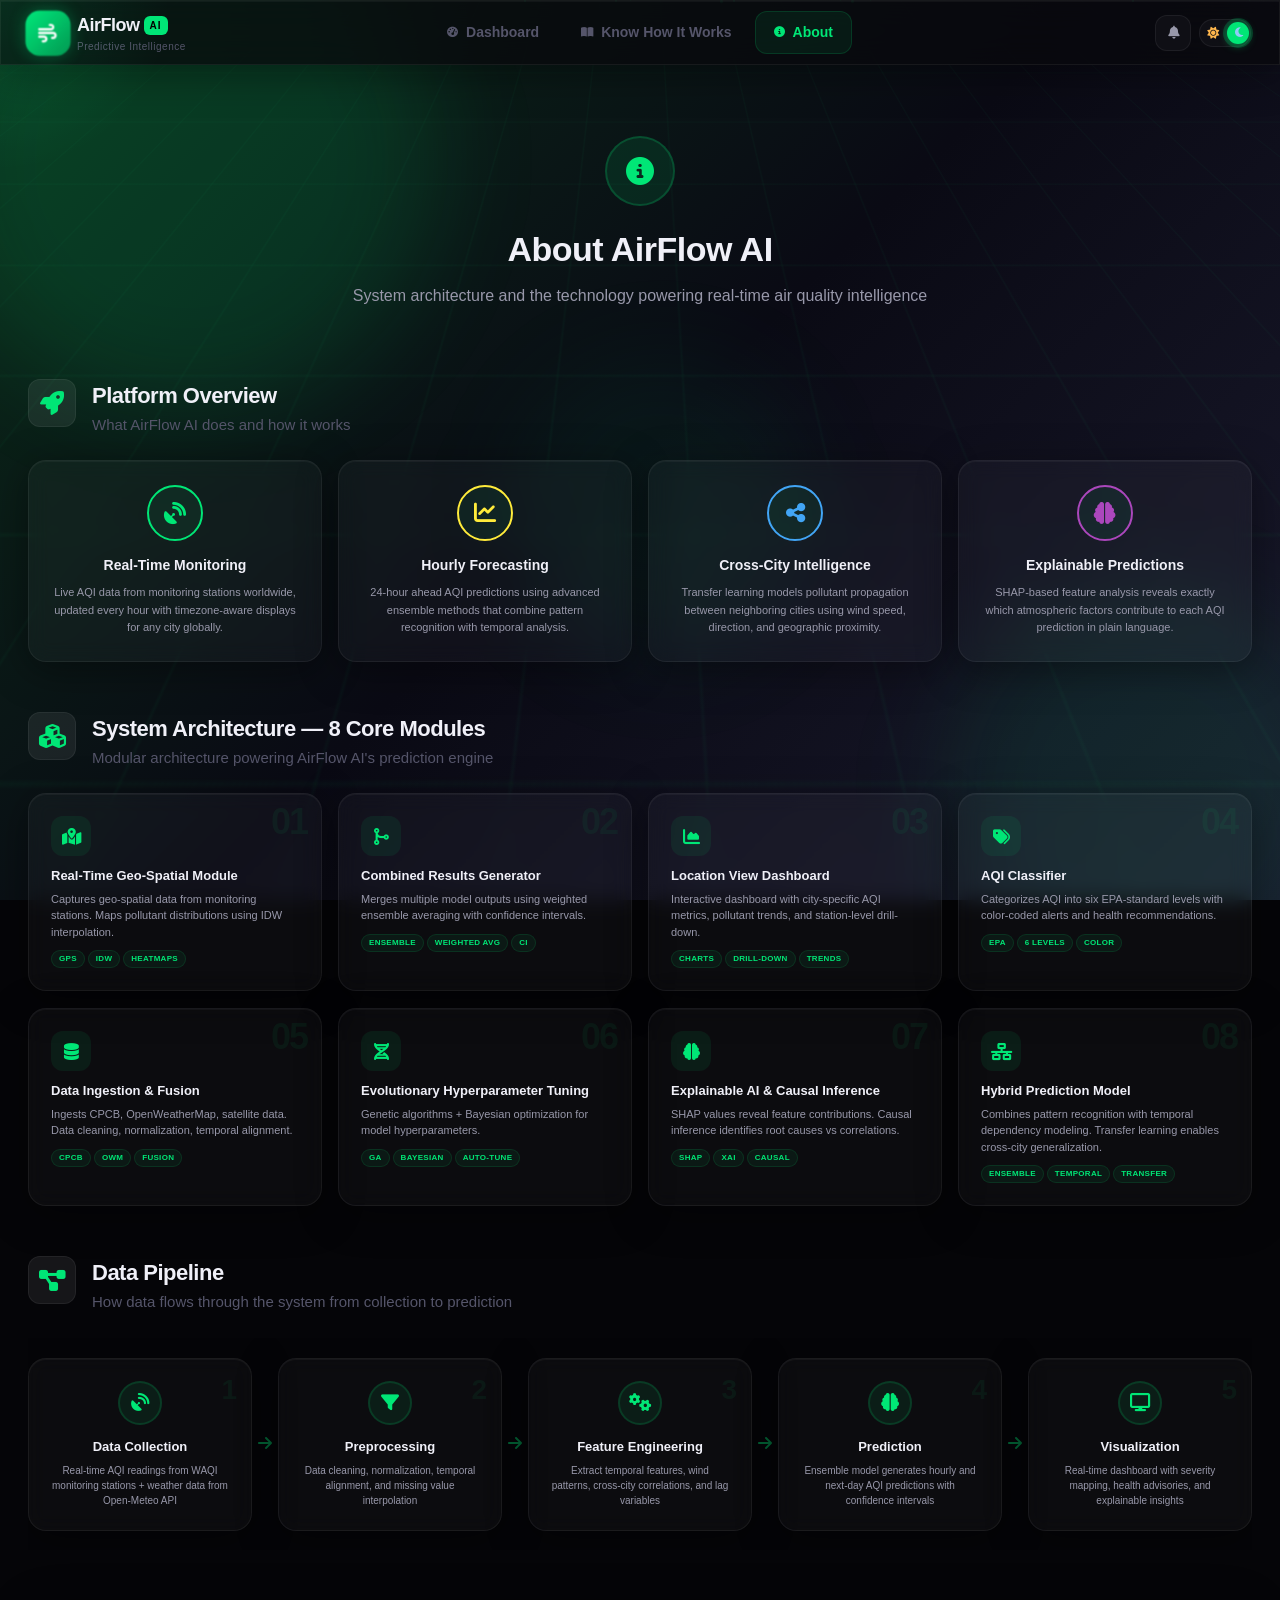
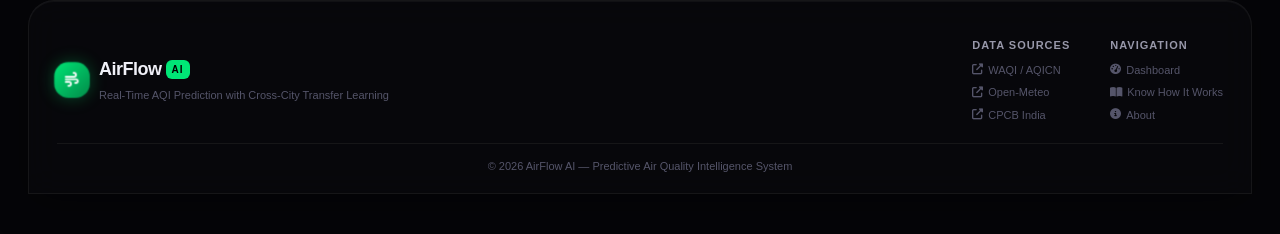
<file: about.html>
<!DOCTYPE html>
<html lang="en" data-theme="dark">
<head>
    <meta charset="UTF-8">
    <meta name="viewport" content="width=device-width, initial-scale=1.0">
    <title>About — AirFlow AI</title>
    <meta name="description" content="Learn about AirFlow AI's system architecture, the 8 core modules powering real-time AQI prediction, and the technology stack behind cross-city transfer learning.">
    <link rel="preconnect" href="https://fonts.googleapis.com">
    <link rel="preconnect" href="https://fonts.gstatic.com" crossorigin>
    <link href="https://fonts.googleapis.com/css2?family=Inter:wght@300;400;500;600;700;800;900&family=JetBrains+Mono:wght@400;500&display=swap" rel="stylesheet">
    <link rel="stylesheet" href="https://cdnjs.cloudflare.com/ajax/libs/font-awesome/6.5.1/css/all.min.css">
    <link rel="stylesheet" href="styles.css?v=19">
    <script>
        const savedTheme = localStorage.getItem('airflowTheme') || 'dark';
        document.documentElement.setAttribute('data-theme', savedTheme);
    </script>
</head>
<body>
    <div class="mouse-glow" id="mouseGlow"></div>
    <!-- 3D Animated Background -->
    <div class="bg-scene" id="bgScene">
        <div class="bg-gradient-layer" id="bgGradientLayer"></div>
        <div class="bg-orb orb-1"></div>
        <div class="bg-orb orb-2"></div>
        <div class="bg-orb orb-3"></div>
        <div class="bg-grid"></div>
        <div class="bg-particles" id="bgParticles"></div>
    </div>

    <!-- Navigation Bar -->
    <nav class="navbar glass-heavy" id="navbar">
        <div class="nav-left">
            <div class="nav-brand">
                <a href="index.html" class="brand-link">
                    <div class="brand-logo">
                        <div class="logo-cube">
                            <div class="cube-face front"><i class="fas fa-wind"></i></div>
                            <div class="cube-face back"><i class="fas fa-leaf"></i></div>
                            <div class="cube-face top"><i class="fas fa-cloud"></i></div>
                            <div class="cube-face bottom"><i class="fas fa-smog"></i></div>
                            <div class="cube-face left"><i class="fas fa-lungs"></i></div>
                            <div class="cube-face right"><i class="fas fa-shield-heart"></i></div>
                        </div>
                    </div>
                    <div class="brand-text">
                        <span class="brand-name">AirFlow<span class="ai-badge">AI</span></span>
                        <span class="brand-sub">Predictive Intelligence</span>
                    </div>
                </a>
            </div>
        </div>
        <div class="nav-center">
            <div class="nav-links" id="navLinks">
                <a href="index.html" class="nav-link"><i class="fas fa-gauge-high"></i> Dashboard</a>
                <a href="know-how.html" class="nav-link"><i class="fas fa-book-open"></i> Know How It Works</a>
                <a href="about.html" class="nav-link active"><i class="fas fa-info-circle"></i> About</a>
            </div>
        </div>
        <button class="hamburger-btn" id="hamburgerBtn" aria-label="Toggle menu"><i class="fas fa-bars"></i></button>
        <div class="nav-right">
            <div class="nav-actions">
                <button class="nav-btn notif-bell-btn" id="notifBell" title="AQI Notifications" aria-label="Toggle AQI notifications">
                    <i class="fas fa-bell"></i>
                    <span class="notif-badge" id="notifBadge" style="display:none;"></span>
                </button>
                <div class="theme-toggle" id="themeToggle" title="Toggle Dark/Light Mode">
                    <div class="toggle-track">
                        <i class="fas fa-sun toggle-sun"></i>
                        <i class="fas fa-moon toggle-moon"></i>
                        <div class="toggle-thumb">
                            <div class="thumb-glow"></div>
                        </div>
                    </div>
                </div>
            </div>
        </div>
    </nav>

    <!-- Main Content -->
    <main class="main-content">
        <!-- Page Hero -->
        <section class="page-hero">
            <div class="page-hero-inner">
                <div class="page-hero-icon"><i class="fas fa-info-circle"></i></div>
                <h1>About AirFlow AI</h1>
                <p>System architecture and the technology powering real-time air quality intelligence</p>
            </div>
        </section>

        <!-- Overview Section -->
        <section class="section-block visible" id="overviewSection">
            <div class="section-head">
                <div class="head-icon"><i class="fas fa-rocket"></i></div>
                <div>
                    <h2>Platform Overview</h2>
                    <p>What AirFlow AI does and how it works</p>
                </div>
            </div>
            <div class="overview-grid">
                <div class="overview-card glass-card hover-3d">
                    <div class="ov-icon" style="--ov-c:#00e676;"><i class="fas fa-satellite-dish"></i></div>
                    <h4>Real-Time Monitoring</h4>
                    <p>Live AQI data from monitoring stations worldwide, updated every hour with timezone-aware displays for any city globally.</p>
                </div>
                <div class="overview-card glass-card hover-3d">
                    <div class="ov-icon" style="--ov-c:#ffeb3b;"><i class="fas fa-chart-line"></i></div>
                    <h4>Hourly Forecasting</h4>
                    <p>24-hour ahead AQI predictions using advanced ensemble methods that combine pattern recognition with temporal analysis.</p>
                </div>
                <div class="overview-card glass-card hover-3d">
                    <div class="ov-icon" style="--ov-c:#42a5f5;"><i class="fas fa-share-nodes"></i></div>
                    <h4>Cross-City Intelligence</h4>
                    <p>Transfer learning models pollutant propagation between neighboring cities using wind speed, direction, and geographic proximity.</p>
                </div>
                <div class="overview-card glass-card hover-3d">
                    <div class="ov-icon" style="--ov-c:#ab47bc;"><i class="fas fa-brain"></i></div>
                    <h4>Explainable Predictions</h4>
                    <p>SHAP-based feature analysis reveals exactly which atmospheric factors contribute to each AQI prediction in plain language.</p>
                </div>
            </div>
        </section>

        <!-- System Architecture Section -->
        <section class="section-block visible" id="modulesSection">
            <div class="section-head">
                <div class="head-icon"><i class="fas fa-cubes"></i></div>
                <div>
                    <h2>System Architecture — 8 Core Modules</h2>
                    <p>Modular architecture powering AirFlow AI's prediction engine</p>
                </div>
            </div>
            <div class="modules-grid">
                <div class="mod-card glass-card hover-3d"><div class="mod-num">01</div><div class="mod-icon"><i class="fas fa-map-location-dot"></i></div><h4>Real-Time Geo-Spatial Module</h4><p>Captures geo-spatial data from monitoring stations. Maps pollutant distributions using IDW interpolation.</p><div class="mod-tags"><span>GPS</span><span>IDW</span><span>Heatmaps</span></div></div>
                <div class="mod-card glass-card hover-3d"><div class="mod-num">02</div><div class="mod-icon"><i class="fas fa-code-merge"></i></div><h4>Combined Results Generator</h4><p>Merges multiple model outputs using weighted ensemble averaging with confidence intervals.</p><div class="mod-tags"><span>Ensemble</span><span>Weighted Avg</span><span>CI</span></div></div>
                <div class="mod-card glass-card hover-3d"><div class="mod-num">03</div><div class="mod-icon"><i class="fas fa-chart-area"></i></div><h4>Location View Dashboard</h4><p>Interactive dashboard with city-specific AQI metrics, pollutant trends, and station-level drill-down.</p><div class="mod-tags"><span>Charts</span><span>Drill-down</span><span>Trends</span></div></div>
                <div class="mod-card glass-card hover-3d"><div class="mod-num">04</div><div class="mod-icon"><i class="fas fa-tags"></i></div><h4>AQI Classifier</h4><p>Categorizes AQI into six EPA-standard levels with color-coded alerts and health recommendations.</p><div class="mod-tags"><span>EPA</span><span>6 Levels</span><span>Color</span></div></div>
                <div class="mod-card glass-card hover-3d"><div class="mod-num">05</div><div class="mod-icon"><i class="fas fa-database"></i></div><h4>Data Ingestion & Fusion</h4><p>Ingests CPCB, OpenWeatherMap, satellite data. Data cleaning, normalization, temporal alignment.</p><div class="mod-tags"><span>CPCB</span><span>OWM</span><span>Fusion</span></div></div>
                <div class="mod-card glass-card hover-3d"><div class="mod-num">06</div><div class="mod-icon"><i class="fas fa-dna"></i></div><h4>Evolutionary Hyperparameter Tuning</h4><p>Genetic algorithms + Bayesian optimization for model hyperparameters.</p><div class="mod-tags"><span>GA</span><span>Bayesian</span><span>Auto-Tune</span></div></div>
                <div class="mod-card glass-card hover-3d"><div class="mod-num">07</div><div class="mod-icon"><i class="fas fa-brain"></i></div><h4>Explainable AI & Causal Inference</h4><p>SHAP values reveal feature contributions. Causal inference identifies root causes vs correlations.</p><div class="mod-tags"><span>SHAP</span><span>XAI</span><span>Causal</span></div></div>
                <div class="mod-card glass-card hover-3d"><div class="mod-num">08</div><div class="mod-icon"><i class="fas fa-network-wired"></i></div><h4>Hybrid Prediction Model</h4><p>Combines pattern recognition with temporal dependency modeling. Transfer learning enables cross-city generalization.</p><div class="mod-tags"><span>Ensemble</span><span>Temporal</span><span>Transfer</span></div></div>
            </div>
        </section>

        <!-- Data Flow Section -->
        <section class="section-block visible" id="dataflowSection">
            <div class="section-head">
                <div class="head-icon"><i class="fas fa-diagram-project"></i></div>
                <div>
                    <h2>Data Pipeline</h2>
                    <p>How data flows through the system from collection to prediction</p>
                </div>
            </div>
            <div class="dataflow-pipeline">
                <div class="pipeline-step glass-card hover-3d">
                    <div class="ps-num">1</div>
                    <div class="ps-icon"><i class="fas fa-satellite-dish"></i></div>
                    <h4>Data Collection</h4>
                    <p>Real-time AQI readings from WAQI monitoring stations + weather data from Open-Meteo API</p>
                </div>
                <div class="pipeline-arrow"><i class="fas fa-arrow-right"></i></div>
                <div class="pipeline-step glass-card hover-3d">
                    <div class="ps-num">2</div>
                    <div class="ps-icon"><i class="fas fa-filter"></i></div>
                    <h4>Preprocessing</h4>
                    <p>Data cleaning, normalization, temporal alignment, and missing value interpolation</p>
                </div>
                <div class="pipeline-arrow"><i class="fas fa-arrow-right"></i></div>
                <div class="pipeline-step glass-card hover-3d">
                    <div class="ps-num">3</div>
                    <div class="ps-icon"><i class="fas fa-cogs"></i></div>
                    <h4>Feature Engineering</h4>
                    <p>Extract temporal features, wind patterns, cross-city correlations, and lag variables</p>
                </div>
                <div class="pipeline-arrow"><i class="fas fa-arrow-right"></i></div>
                <div class="pipeline-step glass-card hover-3d">
                    <div class="ps-num">4</div>
                    <div class="ps-icon"><i class="fas fa-brain"></i></div>
                    <h4>Prediction</h4>
                    <p>Ensemble model generates hourly and next-day AQI predictions with confidence intervals</p>
                </div>
                <div class="pipeline-arrow"><i class="fas fa-arrow-right"></i></div>
                <div class="pipeline-step glass-card hover-3d">
                    <div class="ps-num">5</div>
                    <div class="ps-icon"><i class="fas fa-display"></i></div>
                    <h4>Visualization</h4>
                    <p>Real-time dashboard with severity mapping, health advisories, and explainable insights</p>
                </div>
            </div>
        </section>

        <!-- Footer -->
        <footer class="footer glass-heavy">
            <div class="footer-inner">
                <div class="footer-brand">
                    <div class="brand-logo small"><div class="logo-cube small"><div class="cube-face front"><i class="fas fa-wind"></i></div></div></div>
                    <div><span class="brand-name">AirFlow<span class="ai-badge">AI</span></span><p>Real-Time AQI Prediction with Cross-City Transfer Learning</p></div>
                </div>
                <div class="footer-cols">
                    <div class="f-col"><h5>Data Sources</h5><a href="https://aqicn.org" target="_blank"><i class="fas fa-external-link-alt"></i> WAQI / AQICN</a><a href="https://open-meteo.com" target="_blank"><i class="fas fa-external-link-alt"></i> Open-Meteo</a><a href="https://cpcb.nic.in" target="_blank"><i class="fas fa-external-link-alt"></i> CPCB India</a></div>
                    <div class="f-col"><h5>Navigation</h5><a href="index.html"><i class="fas fa-gauge-high"></i> Dashboard</a><a href="know-how.html"><i class="fas fa-book-open"></i> Know How It Works</a><a href="about.html"><i class="fas fa-info-circle"></i> About</a></div>
                </div>
            </div>
            <div class="footer-bottom"><p>© 2026 AirFlow AI — Predictive Air Quality Intelligence System</p></div>
        </footer>
    </main>

    <script src="about.js"></script>
</body>
</html>
</file>
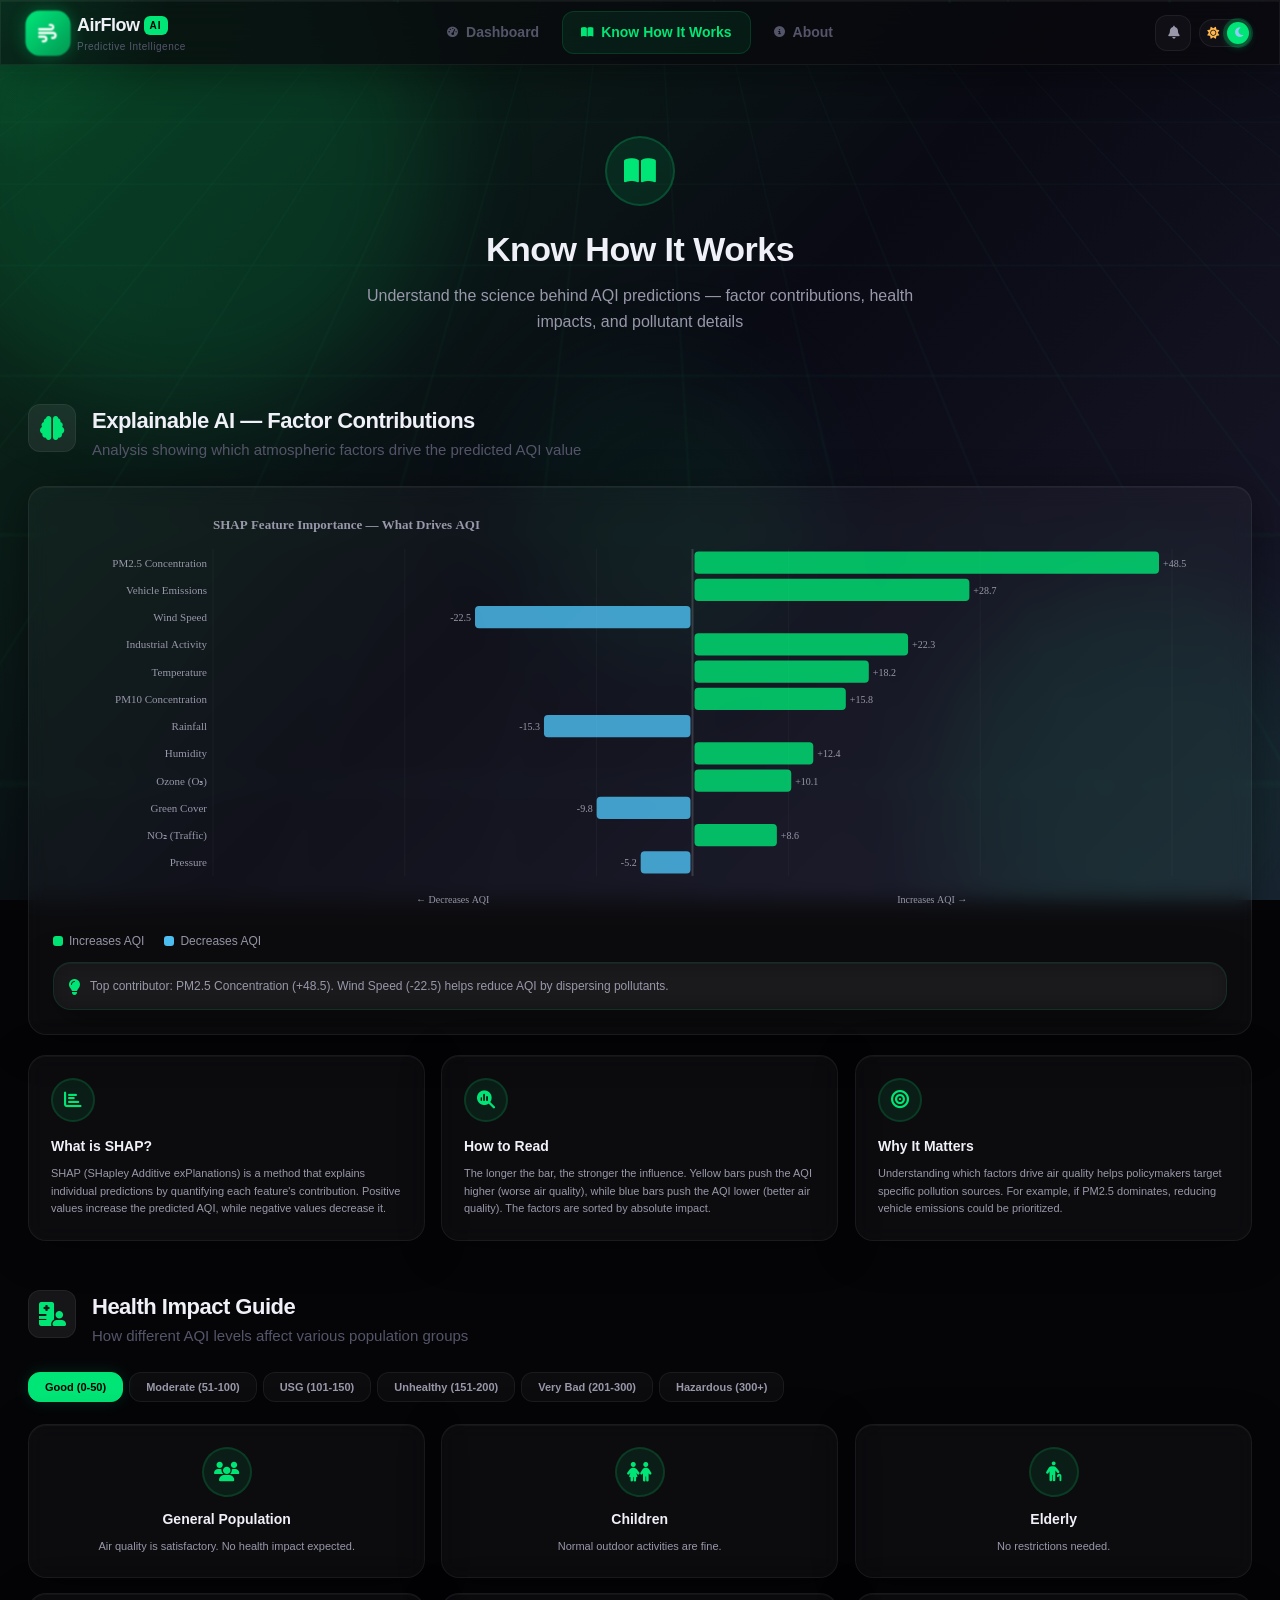
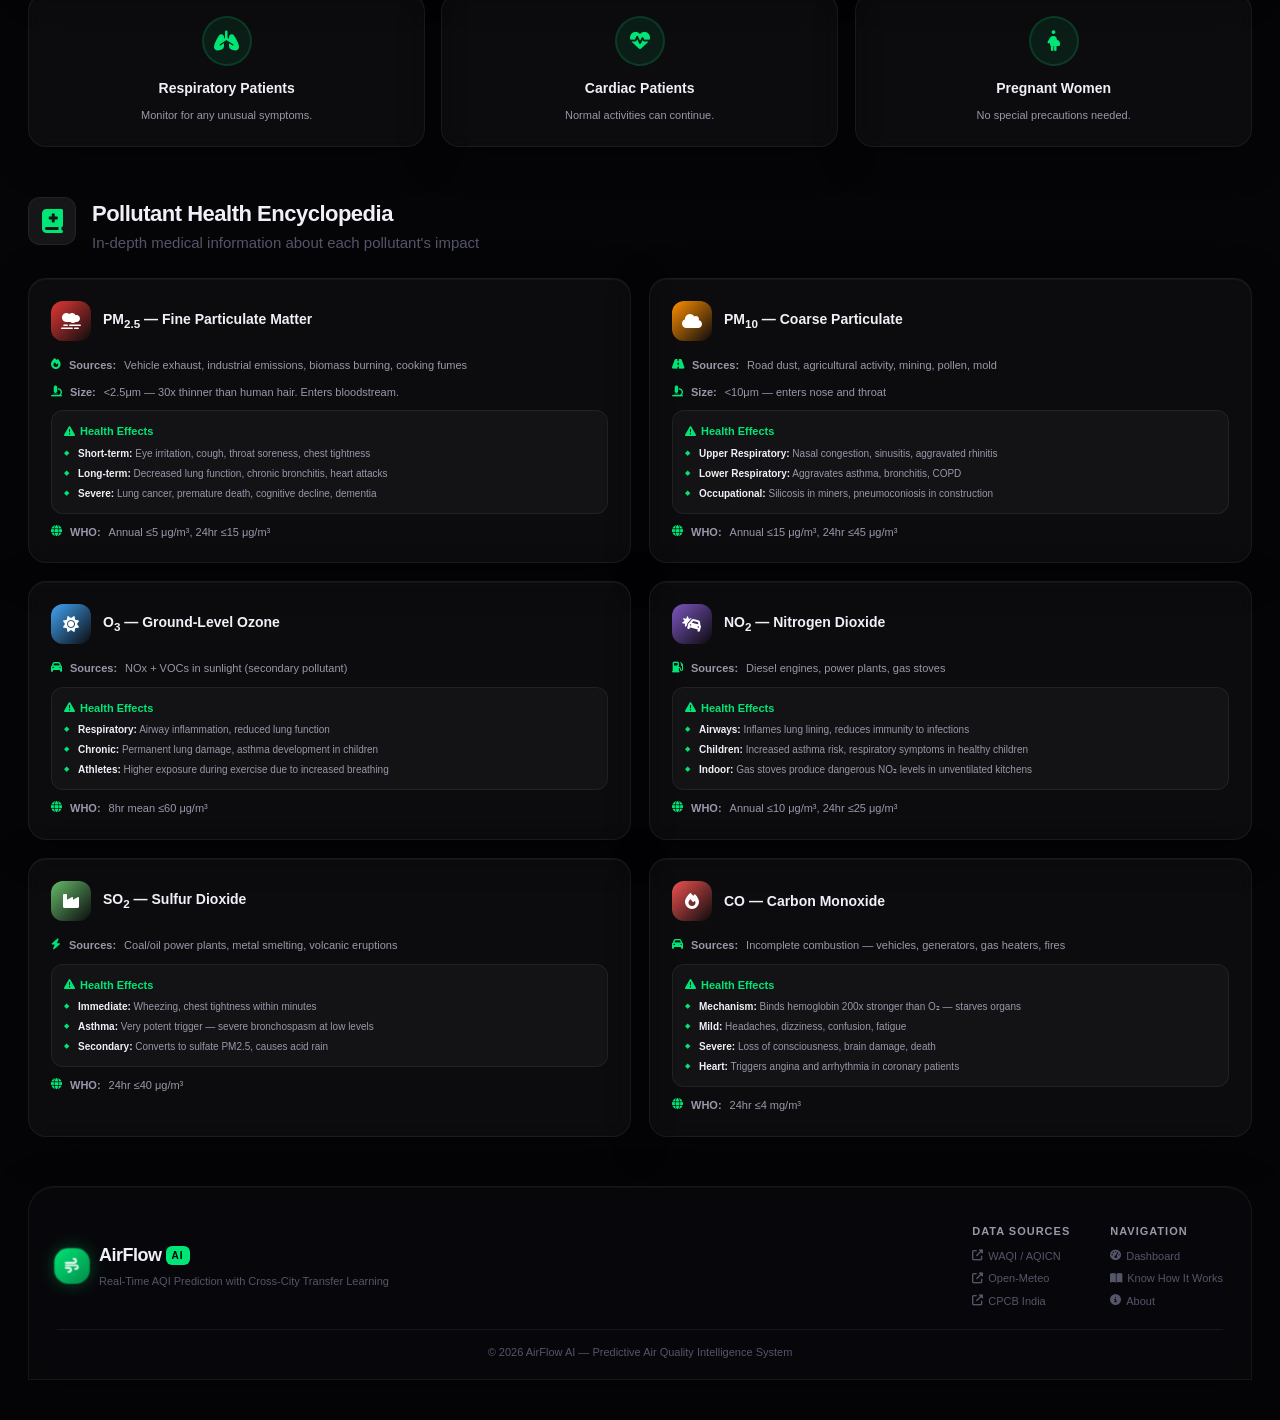
<file: know-how.html>
<!DOCTYPE html>
<html lang="en" data-theme="dark">
<head>
    <meta charset="UTF-8">
    <meta name="viewport" content="width=device-width, initial-scale=1.0">
    <title>Know How It Works — AirFlow AI</title>
    <meta name="description" content="Understand how AirFlow AI predicts air quality. Explore SHAP factor contributions, health impact guides for different populations, and detailed pollutant health encyclopedia.">
    <link rel="preconnect" href="https://fonts.googleapis.com">
    <link rel="preconnect" href="https://fonts.gstatic.com" crossorigin>
    <link href="https://fonts.googleapis.com/css2?family=Inter:wght@300;400;500;600;700;800;900&family=JetBrains+Mono:wght@400;500&display=swap" rel="stylesheet">
    <link rel="stylesheet" href="https://cdnjs.cloudflare.com/ajax/libs/font-awesome/6.5.1/css/all.min.css">
    <link rel="stylesheet" href="styles.css?v=19">
    <script>
        const savedTheme = localStorage.getItem('airflowTheme') || 'dark';
        document.documentElement.setAttribute('data-theme', savedTheme);
    </script>
</head>
<body>
    <div class="mouse-glow" id="mouseGlow"></div>
    <!-- 3D Animated Background -->
    <div class="bg-scene" id="bgScene">
        <div class="bg-gradient-layer" id="bgGradientLayer"></div>
        <div class="bg-orb orb-1"></div>
        <div class="bg-orb orb-2"></div>
        <div class="bg-orb orb-3"></div>
        <div class="bg-grid"></div>
        <div class="bg-particles" id="bgParticles"></div>
    </div>

    <!-- Navigation Bar -->
    <nav class="navbar glass-heavy" id="navbar">
        <div class="nav-left">
            <div class="nav-brand">
                <a href="index.html" class="brand-link">
                    <div class="brand-logo">
                        <div class="logo-cube">
                            <div class="cube-face front"><i class="fas fa-wind"></i></div>
                            <div class="cube-face back"><i class="fas fa-leaf"></i></div>
                            <div class="cube-face top"><i class="fas fa-cloud"></i></div>
                            <div class="cube-face bottom"><i class="fas fa-smog"></i></div>
                            <div class="cube-face left"><i class="fas fa-lungs"></i></div>
                            <div class="cube-face right"><i class="fas fa-shield-heart"></i></div>
                        </div>
                    </div>
                    <div class="brand-text">
                        <span class="brand-name">AirFlow<span class="ai-badge">AI</span></span>
                        <span class="brand-sub">Predictive Intelligence</span>
                    </div>
                </a>
            </div>
        </div>
        <div class="nav-center">
            <div class="nav-links" id="navLinks">
                <a href="index.html" class="nav-link"><i class="fas fa-gauge-high"></i> Dashboard</a>
                <a href="know-how.html" class="nav-link active"><i class="fas fa-book-open"></i> Know How It Works</a>
                <a href="about.html" class="nav-link"><i class="fas fa-info-circle"></i> About</a>
            </div>
        </div>
        <button class="hamburger-btn" id="hamburgerBtn" aria-label="Toggle menu"><i class="fas fa-bars"></i></button>
        <div class="nav-right">
            <div class="nav-actions">
                <button class="nav-btn notif-bell-btn" id="notifBell" title="AQI Notifications" aria-label="Toggle AQI notifications">
                    <i class="fas fa-bell"></i>
                    <span class="notif-badge" id="notifBadge" style="display:none;"></span>
                </button>
                <div class="theme-toggle" id="themeToggle" title="Toggle Dark/Light Mode">
                    <div class="toggle-track">
                        <i class="fas fa-sun toggle-sun"></i>
                        <i class="fas fa-moon toggle-moon"></i>
                        <div class="toggle-thumb">
                            <div class="thumb-glow"></div>
                        </div>
                    </div>
                </div>
            </div>
        </div>
    </nav>

    <!-- Main Content -->
    <main class="main-content">
        <!-- Page Hero -->
        <section class="page-hero">
            <div class="page-hero-inner">
                <div class="page-hero-icon"><i class="fas fa-book-open"></i></div>
                <h1>Know How It Works</h1>
                <p>Understand the science behind AQI predictions — factor contributions, health impacts, and pollutant details</p>
            </div>
        </section>

        <!-- SHAP Explainability Section -->
        <section class="section-block visible" id="shapSection">
            <div class="section-head">
                <div class="head-icon"><i class="fas fa-brain"></i></div>
                <div>
                    <h2>Explainable AI — Factor Contributions</h2>
                    <p>Analysis showing which atmospheric factors drive the predicted AQI value</p>
                </div>
            </div>
            <div class="shap-wrap glass-card hover-3d">
                <canvas id="shapChart"></canvas>
                <div class="shap-footer">
                    <div class="shap-legend">
                        <span><span class="dot-pos"></span> Increases AQI</span>
                        <span><span class="dot-neg"></span> Decreases AQI</span>
                    </div>
                    <div class="shap-explain glass-card" id="shapExplain">
                        <i class="fas fa-lightbulb"></i>
                        <p id="shapExplanationText">This chart reveals which factors contribute most to the current AQI prediction.</p>
                    </div>
                </div>
            </div>
            <div class="shap-info-grid">
                <div class="shap-info-card glass-card hover-3d">
                    <div class="sic-icon"><i class="fas fa-chart-bar"></i></div>
                    <h4>What is SHAP?</h4>
                    <p>SHAP (SHapley Additive exPlanations) is a method that explains individual predictions by quantifying each feature's contribution. Positive values increase the predicted AQI, while negative values decrease it.</p>
                </div>
                <div class="shap-info-card glass-card hover-3d">
                    <div class="sic-icon"><i class="fas fa-magnifying-glass-chart"></i></div>
                    <h4>How to Read</h4>
                    <p>The longer the bar, the stronger the influence. Yellow bars push the AQI higher (worse air quality), while blue bars push the AQI lower (better air quality). The factors are sorted by absolute impact.</p>
                </div>
                <div class="shap-info-card glass-card hover-3d">
                    <div class="sic-icon"><i class="fas fa-bullseye"></i></div>
                    <h4>Why It Matters</h4>
                    <p>Understanding which factors drive air quality helps policymakers target specific pollution sources. For example, if PM2.5 dominates, reducing vehicle emissions could be prioritized.</p>
                </div>
            </div>
        </section>

        <!-- Health Impact Section -->
        <section class="section-block visible" id="healthSection">
            <div class="section-head">
                <div class="head-icon"><i class="fas fa-hospital-user"></i></div>
                <div>
                    <h2>Health Impact Guide</h2>
                    <p>How different AQI levels affect various population groups</p>
                </div>
            </div>
            <div class="health-aqi-tabs">
                <button class="aqi-tab active" data-level="good" style="--tab-c:#00e676;">Good (0-50)</button>
                <button class="aqi-tab" data-level="moderate" style="--tab-c:#ffeb3b;">Moderate (51-100)</button>
                <button class="aqi-tab" data-level="usg" style="--tab-c:#ff9800;">USG (101-150)</button>
                <button class="aqi-tab" data-level="unhealthy" style="--tab-c:#f44336;">Unhealthy (151-200)</button>
                <button class="aqi-tab" data-level="very-bad" style="--tab-c:#9c27b0;">Very Bad (201-300)</button>
                <button class="aqi-tab" data-level="hazardous" style="--tab-c:#880e4f;">Hazardous (300+)</button>
            </div>
            <div class="health-grid" id="healthGrid">
                <div class="h-card glass-card hover-3d"><div class="h-icon"><i class="fas fa-users"></i></div><h4>General Population</h4><p id="healthGeneral">Air quality is satisfactory. No health impact expected.</p></div>
                <div class="h-card glass-card hover-3d"><div class="h-icon"><i class="fas fa-children"></i></div><h4>Children</h4><p id="healthChildren">Normal outdoor activities are fine.</p></div>
                <div class="h-card glass-card hover-3d"><div class="h-icon"><i class="fas fa-person-cane"></i></div><h4>Elderly</h4><p id="healthElderly">No restrictions needed.</p></div>
                <div class="h-card glass-card hover-3d"><div class="h-icon"><i class="fas fa-lungs"></i></div><h4>Respiratory Patients</h4><p id="healthRespiratory">Monitor for any unusual symptoms.</p></div>
                <div class="h-card glass-card hover-3d"><div class="h-icon"><i class="fas fa-heartbeat"></i></div><h4>Cardiac Patients</h4><p id="healthCardiac">Normal activities can continue.</p></div>
                <div class="h-card glass-card hover-3d"><div class="h-icon"><i class="fas fa-person-pregnant"></i></div><h4>Pregnant Women</h4><p id="healthPregnant">No special precautions needed.</p></div>
            </div>
        </section>

        <!-- Pollutant Health Encyclopedia -->
        <section class="section-block visible" id="encyclopediaSection">
            <div class="section-head">
                <div class="head-icon"><i class="fas fa-book-medical"></i></div>
                <div>
                    <h2>Pollutant Health Encyclopedia</h2>
                    <p>In-depth medical information about each pollutant's impact</p>
                </div>
            </div>
            <div class="ency-grid">
                <div class="ency-card glass-card hover-3d">
                    <div class="ency-top" style="--ec:#e53935;"><i class="fas fa-smog"></i><h4>PM<sub>2.5</sub> — Fine Particulate Matter</h4></div>
                    <div class="ency-body">
                        <div class="ency-row"><i class="fas fa-fire"></i><strong>Sources:</strong> Vehicle exhaust, industrial emissions, biomass burning, cooking fumes</div>
                        <div class="ency-row"><i class="fas fa-microscope"></i><strong>Size:</strong> &lt;2.5μm — 30x thinner than human hair. Enters bloodstream.</div>
                        <div class="ency-effects"><h5><i class="fas fa-exclamation-triangle"></i> Health Effects</h5>
                            <ul><li><strong>Short-term:</strong> Eye irritation, cough, throat soreness, chest tightness</li><li><strong>Long-term:</strong> Decreased lung function, chronic bronchitis, heart attacks</li><li><strong>Severe:</strong> Lung cancer, premature death, cognitive decline, dementia</li></ul>
                        </div>
                        <div class="ency-row"><i class="fas fa-globe"></i><strong>WHO:</strong> Annual ≤5 μg/m³, 24hr ≤15 μg/m³</div>
                    </div>
                </div>
                <div class="ency-card glass-card hover-3d">
                    <div class="ency-top" style="--ec:#ff8f00;"><i class="fas fa-cloud"></i><h4>PM<sub>10</sub> — Coarse Particulate</h4></div>
                    <div class="ency-body">
                        <div class="ency-row"><i class="fas fa-road"></i><strong>Sources:</strong> Road dust, agricultural activity, mining, pollen, mold</div>
                        <div class="ency-row"><i class="fas fa-microscope"></i><strong>Size:</strong> &lt;10μm — enters nose and throat</div>
                        <div class="ency-effects"><h5><i class="fas fa-exclamation-triangle"></i> Health Effects</h5>
                            <ul><li><strong>Upper Respiratory:</strong> Nasal congestion, sinusitis, aggravated rhinitis</li><li><strong>Lower Respiratory:</strong> Aggravates asthma, bronchitis, COPD</li><li><strong>Occupational:</strong> Silicosis in miners, pneumoconiosis in construction</li></ul>
                        </div>
                        <div class="ency-row"><i class="fas fa-globe"></i><strong>WHO:</strong> Annual ≤15 μg/m³, 24hr ≤45 μg/m³</div>
                    </div>
                </div>
                <div class="ency-card glass-card hover-3d">
                    <div class="ency-top" style="--ec:#42a5f5;"><i class="fas fa-sun"></i><h4>O<sub>3</sub> — Ground-Level Ozone</h4></div>
                    <div class="ency-body">
                        <div class="ency-row"><i class="fas fa-car"></i><strong>Sources:</strong> NOx + VOCs in sunlight (secondary pollutant)</div>
                        <div class="ency-effects"><h5><i class="fas fa-exclamation-triangle"></i> Health Effects</h5>
                            <ul><li><strong>Respiratory:</strong> Airway inflammation, reduced lung function</li><li><strong>Chronic:</strong> Permanent lung damage, asthma development in children</li><li><strong>Athletes:</strong> Higher exposure during exercise due to increased breathing</li></ul>
                        </div>
                        <div class="ency-row"><i class="fas fa-globe"></i><strong>WHO:</strong> 8hr mean ≤60 μg/m³</div>
                    </div>
                </div>
                <div class="ency-card glass-card hover-3d">
                    <div class="ency-top" style="--ec:#7e57c2;"><i class="fas fa-car-burst"></i><h4>NO<sub>2</sub> — Nitrogen Dioxide</h4></div>
                    <div class="ency-body">
                        <div class="ency-row"><i class="fas fa-gas-pump"></i><strong>Sources:</strong> Diesel engines, power plants, gas stoves</div>
                        <div class="ency-effects"><h5><i class="fas fa-exclamation-triangle"></i> Health Effects</h5>
                            <ul><li><strong>Airways:</strong> Inflames lung lining, reduces immunity to infections</li><li><strong>Children:</strong> Increased asthma risk, respiratory symptoms in healthy children</li><li><strong>Indoor:</strong> Gas stoves produce dangerous NO₂ levels in unventilated kitchens</li></ul>
                        </div>
                        <div class="ency-row"><i class="fas fa-globe"></i><strong>WHO:</strong> Annual ≤10 μg/m³, 24hr ≤25 μg/m³</div>
                    </div>
                </div>
                <div class="ency-card glass-card hover-3d">
                    <div class="ency-top" style="--ec:#66bb6a;"><i class="fas fa-industry"></i><h4>SO<sub>2</sub> — Sulfur Dioxide</h4></div>
                    <div class="ency-body">
                        <div class="ency-row"><i class="fas fa-bolt"></i><strong>Sources:</strong> Coal/oil power plants, metal smelting, volcanic eruptions</div>
                        <div class="ency-effects"><h5><i class="fas fa-exclamation-triangle"></i> Health Effects</h5>
                            <ul><li><strong>Immediate:</strong> Wheezing, chest tightness within minutes</li><li><strong>Asthma:</strong> Very potent trigger — severe bronchospasm at low levels</li><li><strong>Secondary:</strong> Converts to sulfate PM2.5, causes acid rain</li></ul>
                        </div>
                        <div class="ency-row"><i class="fas fa-globe"></i><strong>WHO:</strong> 24hr ≤40 μg/m³</div>
                    </div>
                </div>
                <div class="ency-card glass-card hover-3d">
                    <div class="ency-top" style="--ec:#ef5350;"><i class="fas fa-fire"></i><h4>CO — Carbon Monoxide</h4></div>
                    <div class="ency-body">
                        <div class="ency-row"><i class="fas fa-car"></i><strong>Sources:</strong> Incomplete combustion — vehicles, generators, gas heaters, fires</div>
                        <div class="ency-effects"><h5><i class="fas fa-exclamation-triangle"></i> Health Effects</h5>
                            <ul><li><strong>Mechanism:</strong> Binds hemoglobin 200x stronger than O₂ — starves organs</li><li><strong>Mild:</strong> Headaches, dizziness, confusion, fatigue</li><li><strong>Severe:</strong> Loss of consciousness, brain damage, death</li><li><strong>Heart:</strong> Triggers angina and arrhythmia in coronary patients</li></ul>
                        </div>
                        <div class="ency-row"><i class="fas fa-globe"></i><strong>WHO:</strong> 24hr ≤4 mg/m³</div>
                    </div>
                </div>
            </div>
        </section>

        <!-- Footer -->
        <footer class="footer glass-heavy">
            <div class="footer-inner">
                <div class="footer-brand">
                    <div class="brand-logo small"><div class="logo-cube small"><div class="cube-face front"><i class="fas fa-wind"></i></div></div></div>
                    <div><span class="brand-name">AirFlow<span class="ai-badge">AI</span></span><p>Real-Time AQI Prediction with Cross-City Transfer Learning</p></div>
                </div>
                <div class="footer-cols">
                    <div class="f-col"><h5>Data Sources</h5><a href="https://aqicn.org" target="_blank"><i class="fas fa-external-link-alt"></i> WAQI / AQICN</a><a href="https://open-meteo.com" target="_blank"><i class="fas fa-external-link-alt"></i> Open-Meteo</a><a href="https://cpcb.nic.in" target="_blank"><i class="fas fa-external-link-alt"></i> CPCB India</a></div>
                    <div class="f-col"><h5>Navigation</h5><a href="index.html"><i class="fas fa-gauge-high"></i> Dashboard</a><a href="know-how.html"><i class="fas fa-book-open"></i> Know How It Works</a><a href="about.html"><i class="fas fa-info-circle"></i> About</a></div>
                </div>
            </div>
            <div class="footer-bottom"><p>© 2026 AirFlow AI — Predictive Air Quality Intelligence System</p></div>
        </footer>
    </main>

    <script src="know-how.js"></script>
</body>
</html>
</file>
<file: styles.css>
/* ===== AirFlow AI — Premium AQI Dashboard CSS ===== */
/* 3D Animations, Liquid Glass, AQI Severity Backgrounds */

:root {
    --aqi-accent: #00e676;
    --aqi-accent-rgb: 0, 230, 118;
    --aqi-glow: rgba(0, 230, 118, 0.3);
    --bg-severity: linear-gradient(135deg, #0a2e1a 0%, #0a0a14 50%, #1a1a2e 100%);
    --font: -apple-system, BlinkMacSystemFont, "SF Pro Display", "SF Pro Text", "Helvetica Neue", Arial, sans-serif;
    --mono: 'JetBrains Mono', monospace;
    --r-sm: 12px; --r-md: 18px; --r-lg: 26px; --r-xl: 34px;
    --blur: 10px; --blur-heavy: 16px;
    --ease: cubic-bezier(0.25, 0.46, 0.45, 0.94);
    --bounce: cubic-bezier(0.68, -0.55, 0.265, 1.55);
    --spring: cubic-bezier(0.175, 0.885, 0.32, 1.275);
}

/* Dark Theme */
[data-theme="dark"] {
    --bg: #050508; --bg2: #0c0c14;
    --glass: rgba(255,255,255,0.03); --glass-hover: rgba(255,255,255,0.07);
    --glass-border: rgba(255,255,255,0.06); --glass-border-hover: rgba(255,255,255,0.12);
    --text: #f0f0f8; --text2: #9898aa; --text3: #55556a;
    --shadow-glass: 0 8px 40px rgba(0,0,0,0.4);
    --inset: inset 0 1px 0 rgba(255,255,255,0.04);
    --nav-bg: rgba(8,8,12,0.75);
}

/* Light Theme */
[data-theme="light"] {
    --bg: #f2f4f8; --bg2: #e6e8ee;
    --glass: rgba(255,255,255,0.55); --glass-hover: rgba(255,255,255,0.75);
    --glass-border: rgba(255,255,255,0.65); --glass-border-hover: rgba(255,255,255,0.85);
    --text: #1a1a2e; --text2: #4a4a5e; --text3: #8888a0;
    --shadow-glass: 0 8px 40px rgba(0,0,0,0.06);
    --inset: inset 0 1px 0 rgba(255,255,255,0.9);
    --nav-bg: rgba(242,244,248,0.75);
}

/* Reset */
*,*::before,*::after { margin:0; padding:0; box-sizing:border-box; }
html { scroll-behavior: smooth; -webkit-font-smoothing: antialiased; -moz-osx-font-smoothing: grayscale; }
body {
    font-family:var(--font);
    background-color: var(--bg);
    color: var(--text);
    overflow-x: hidden;
    line-height: 1.5;
    font-size: 16px;
    /* Targeted transitions only — 'transition: all' forces layout recalc on every DOM change */
    transition: background-color 0.4s var(--ease), color 0.4s var(--ease);
}

/* ===== 3D ANIMATED BACKGROUND ===== */
.bg-scene {
    position:fixed; top:0; left:0; width:100vw; height:100vh; z-index:-1;
    overflow:hidden; transition: opacity 1s var(--ease);
}
:root {
    --bg-severity-light: linear-gradient(135deg, rgba(var(--aqi-accent-rgb),0.08) 0%, rgba(240,242,248,0.9) 50%, rgba(var(--aqi-accent-rgb),0.04) 100%);
}

[data-theme="light"] .bg-orb,
[data-theme="light"] .bg-grid,
[data-theme="light"] .bg-particles {
    opacity: 0;
    transition: opacity 0.8s ease;
}
.bg-gradient-layer {
    position:absolute; inset:0;
    background: var(--bg-severity);
    transition: background 1.5s var(--ease);
    animation: bgBreath 10s ease-in-out infinite;
}
[data-theme="light"] .bg-gradient-layer {
    background: var(--bg-severity-light);
}

/* Custom Motion Mouse Pointer */
.mouse-glow {
    position: fixed; top: 0; left: 0;
    width: 400px; height: 400px;
    background: radial-gradient(circle, rgba(var(--aqi-accent-rgb), 0.12) 0%, transparent 60%);
    border-radius: 50%;
    transform: translate(-50%, -50%);
    pointer-events: none;
    z-index: 9999;
    mix-blend-mode: screen;
    transition: background 0.8s ease;
    will-change: transform;
}
[data-theme="light"] .mouse-glow {
    mix-blend-mode: multiply;
    background: radial-gradient(circle, rgba(var(--aqi-accent-rgb), 0.15) 0%, transparent 60%);
}
@keyframes bgBreath { 0%,100%{opacity:.85;} 50%{opacity:1;} }

/* Reduced blur on orbs for performance — blur(80px) causes heavy GPU repaint */
.bg-orb {
    position:absolute; border-radius:50%;
    filter: blur(50px);
    animation: orbFloat 20s ease-in-out infinite;
    transition: background 1.5s var(--ease);
}
.orb-1 { width:500px; height:500px; top:-10%; left:-5%; background:rgba(var(--aqi-accent-rgb),0.12); animation-delay:0s; }
.orb-2 { width:400px; height:400px; bottom:-10%; right:-5%; background:rgba(var(--aqi-accent-rgb),0.08); animation-delay:-7s; }
.orb-3 { width:300px; height:300px; top:40%; left:40%; background:rgba(var(--aqi-accent-rgb),0.06); animation-delay:-14s; }

@keyframes orbFloat {
    0%,100% { transform: translate(0,0) scale(1); }
    25% { transform: translate(50px,-30px) scale(1.1); }
    50% { transform: translate(-20px,40px) scale(0.95); }
    75% { transform: translate(-40px,-20px) scale(1.05); }
}

.bg-grid {
    position:absolute; inset:0;
    background-image:
        linear-gradient(rgba(var(--aqi-accent-rgb),0.03) 1px, transparent 1px),
        linear-gradient(90deg, rgba(var(--aqi-accent-rgb),0.03) 1px, transparent 1px);
    background-size: 60px 60px;
    /* Use a wrapper pseudo-element trick — animate transform (GPU) not background-position (CPU) */
    transform: perspective(600px) rotateX(60deg) translateZ(0);
    transform-origin: center top;
    animation: gridScroll 30s linear infinite;
    will-change: transform;
}
@keyframes gridScroll { 0%{transform: perspective(600px) rotateX(60deg) translateY(0) translateZ(0);} 100%{transform: perspective(600px) rotateX(60deg) translateY(60px) translateZ(0);} }

.bg-particles { position:absolute; inset:0; pointer-events:none; }
.particle {
    position:absolute; width:2px; height:2px;
    background:rgba(var(--aqi-accent-rgb),0.4);
    border-radius:50%;
    animation: pFloat linear infinite;
    will-change: transform, opacity;
    transform: translateZ(0);
}
@keyframes pFloat {
    0%{transform:translateY(100vh) scale(0);opacity:0;}
    10%{opacity:1;} 90%{opacity:1;}
    100%{transform:translateY(-10vh) scale(1.5);opacity:0;}
}

/* ===== GLASS SYSTEM ===== */
.glass-card {
    background:var(--glass); backdrop-filter:blur(var(--blur)); -webkit-backdrop-filter:blur(var(--blur));
    border:1px solid var(--glass-border); border-radius:var(--r-md);
    box-shadow:var(--shadow-glass), var(--inset);
    transition: transform 0.3s var(--ease), box-shadow 0.3s var(--ease), border-color 0.3s;
    /* Remove static will-change to avoid GPU layer bloat on 30+ cards — promote on hover only */
    transform: translateZ(0);
    contain: layout style paint;
}
.glass-card:hover, .glass-card:focus-within {
    will-change: transform;
}
.glass-heavy {
    background:var(--nav-bg); backdrop-filter:blur(var(--blur-heavy)); -webkit-backdrop-filter:blur(var(--blur-heavy));
    border:1px solid var(--glass-border); box-shadow:var(--shadow-glass), var(--inset);
    transition: transform 0.3s var(--ease);
    transform: translateZ(0);
    contain: layout style;
}

/* ===== 3D HOVER EFFECT ===== */
.hover-3d {
    transition: transform 0.3s var(--ease), box-shadow 0.3s var(--ease), border-color 0.3s;
    transform-style: preserve-3d;
    /* Promote to GPU layer only on hover — static will-change on many cards bloats VRAM */
}
.hover-3d:hover {
    will-change: transform;
}
.hover-3d:hover {
    transform: translateY(-8px) rotateX(2deg) rotateY(-1deg) scale(1.01);
    border-color: rgba(var(--aqi-accent-rgb),0.3);
    box-shadow: var(--shadow-glass), 0 0 40px rgba(var(--aqi-accent-rgb),0.12), var(--inset),
                0 20px 50px -10px rgba(0,0,0,0.3);
}
.hover-3d:active { transform: translateY(-3px) scale(1.005); }

/* ===== NAVBAR ===== */
.navbar {
    position:fixed; top:0; left:0; right:0; z-index:1000;
    display:flex; align-items:center; justify-content:space-between;
    padding:10px 28px; border-bottom:1px solid var(--glass-border);
    border-radius:0;
}

/* Nav Groups */
.nav-left { display:flex; align-items:center; flex:1; justify-content:flex-start; }
.nav-center { display:flex; align-items:center; justify-content:center; }
.nav-right { display:flex; align-items:center; flex:1; justify-content:flex-end; gap: 16px; }

/* 3D Logo Cube */
.brand-logo { width:38px; height:38px; perspective:120px; }
.logo-cube {
    width:38px; height:38px;
    transform-style:preserve-3d;
    animation:cubeRotate 8s ease-in-out infinite;
}
.logo-cube.small { width:30px; height:30px; }
.brand-logo.small { width:30px; height:30px; }
.cube-face {
    position:absolute; width:38px; height:38px;
    display:flex; align-items:center; justify-content:center;
    background:linear-gradient(135deg, var(--aqi-accent), rgba(var(--aqi-accent-rgb),0.6));
    border-radius:var(--r-sm); color:white; font-size:16px;
    box-shadow:0 0 15px rgba(var(--aqi-accent-rgb),0.3);
    backface-visibility:hidden;
}
.logo-cube.small .cube-face { width:30px; height:30px; font-size:12px; }
.cube-face.front  { transform:translateZ(19px); }
.cube-face.back   { transform:rotateY(180deg) translateZ(19px); }
.cube-face.top    { transform:rotateX(90deg) translateZ(19px); }
.cube-face.bottom { transform:rotateX(-90deg) translateZ(19px); }
.cube-face.left   { transform:rotateY(-90deg) translateZ(19px); }
.cube-face.right  { transform:rotateY(90deg) translateZ(19px); }

@keyframes cubeRotate {
    0%,15%{transform:rotateX(0) rotateY(0);}
    20%,35%{transform:rotateX(0) rotateY(90deg);}
    40%,55%{transform:rotateX(90deg) rotateY(90deg);}
    60%,75%{transform:rotateX(90deg) rotateY(180deg);}
    80%,95%{transform:rotateX(0) rotateY(270deg);}
    100%{transform:rotateX(0) rotateY(360deg);}
}

.nav-brand { display:flex; align-items:center; gap:10px; }
.brand-link { display:flex; align-items:center; gap:10px; text-decoration:none; color:inherit; }
.brand-text { display:flex; flex-direction:column; }
.brand-name { font-size:18px; font-weight:800; letter-spacing:-0.5px; display:flex; align-items:center; gap:4px; }
.ai-badge {
    font-size:10px; font-weight:700; background:var(--aqi-accent);
    color:#000; padding:2px 6px; border-radius:6px; letter-spacing:1px;
    animation: aiBadgePulse 3s ease-in-out infinite;
}
@keyframes aiBadgePulse { 0%,100%{box-shadow:0 0 0 0 rgba(var(--aqi-accent-rgb),0.4);} 50%{box-shadow:0 0 0 6px rgba(var(--aqi-accent-rgb),0);} }
.brand-sub { font-size:10px; color:var(--text3); letter-spacing:0.5px; font-weight:500; }

/* Nav Links */
.nav-links {
    display:flex; align-items:center; gap:4px;
}
.nav-link {
    display:flex; align-items:center; gap:8px;
    padding:10px 18px; border-radius:var(--r-sm);
    font-size:14px; font-weight:700; color:var(--text3);
    text-decoration:none; transition:all 0.3s var(--ease);
    border:1px solid transparent; white-space:nowrap;
}
.nav-link:hover {
    color:var(--text); background:var(--glass-hover);
    border-color:var(--glass-border);
}
.nav-link.active {
    color:var(--aqi-accent);
    background:rgba(var(--aqi-accent-rgb),0.08);
    border-color:rgba(var(--aqi-accent-rgb),0.15);
}
.nav-link i { font-size:11px; }

/* Search */
.nav-search { position:relative; min-width:240px; }
.search-box {
    position:relative; display:flex; align-items:center;
}
.search-box .search-icon {
    position:absolute; left:14px; color:var(--text3); font-size:13px; z-index:1;
}
.search-box input {
    width:100%; padding:10px 60px 10px 38px;
    background:rgba(var(--aqi-accent-rgb),0.04); border:1px solid var(--glass-border);
    border-radius:var(--r-lg); color:var(--text); font-family:var(--font);
    font-size:13px; outline:none; transition:all 0.3s var(--ease);
}
.search-box input:focus {
    border-color:rgba(var(--aqi-accent-rgb),0.4);
    box-shadow:0 0 0 3px rgba(var(--aqi-accent-rgb),0.08);
    background:var(--glass-hover);
}
.search-box input::placeholder { color:var(--text3); }
.search-kbd {
    position:absolute; right:10px;
    font-size:10px; font-family:var(--mono); padding:3px 6px;
    background:var(--glass); border:1px solid var(--glass-border);
    border-radius:4px; color:var(--text3); pointer-events:none;
}

.search-dropdown {
    position:absolute; top:calc(100% + 8px); left:0; right:0;
    border-radius:var(--r-md); padding:6px; max-height:300px; overflow-y:auto;
    display:none; z-index:1001;
}
.search-dropdown.active { display:block; animation:dropIn .3s var(--spring); }
@keyframes dropIn { from{opacity:0;transform:translateY(-8px) scale(0.98);} to{opacity:1;transform:none;} }

.search-result {
    padding:10px 12px; border-radius:var(--r-sm); cursor:pointer;
    display:flex; align-items:center; gap:10px; transition:all 0.2s;
}
.search-result:hover { background:rgba(var(--aqi-accent-rgb),0.08); }
.search-result i { color:var(--aqi-accent); font-size:13px; }
.search-result .result-name { font-weight:500; font-size:13px; }
.search-result .result-region { font-size:11px; color:var(--text3); margin-left:auto; }

/* Nav Actions */
.nav-actions { display:flex; align-items:center; gap:8px; }
.nav-time-badge {
    display:flex; align-items:center; gap:5px;
    padding:6px 12px; border-radius:var(--r-lg);
    background:rgba(var(--aqi-accent-rgb),0.06);
    border:1px solid rgba(var(--aqi-accent-rgb),0.12);
    font-size:12px; font-family:var(--mono);
}
.nav-time-badge i { color:var(--aqi-accent); font-size:11px; }
.nav-time-badge small { color:var(--text3); font-size:10px; }

.nav-btn {
    width:36px; height:36px; border:1px solid var(--glass-border);
    border-radius:var(--r-sm); background:var(--glass); color:var(--text2);
    cursor:pointer; font-size:13px; display:flex; align-items:center;
    justify-content:center; transition:all 0.3s var(--ease); flex-shrink:0;
}
.nav-btn:hover {
    background:rgba(var(--aqi-accent-rgb),0.1); border-color:rgba(var(--aqi-accent-rgb),0.3);
    color:var(--aqi-accent); transform:scale(1.08);
}

/* Sign In — expanded pill button */
.nav-sign-in-btn {
    display: flex; align-items: center; gap: 8px;
    padding: 0 16px; height: 36px;
    border: 1px solid rgba(var(--aqi-accent-rgb), 0.4);
    border-radius: var(--r-lg);
    background: rgba(var(--aqi-accent-rgb), 0.08);
    color: var(--aqi-accent);
    cursor: pointer; font-size: 13px; font-weight: 700;
    font-family: var(--font);
    transition: all 0.3s var(--ease);
    white-space: nowrap; flex-shrink: 0;
    letter-spacing: 0.3px;
}
.nav-sign-in-btn:hover {
    background: rgba(var(--aqi-accent-rgb), 0.18);
    border-color: rgba(var(--aqi-accent-rgb), 0.7);
    transform: translateY(-1px);
    box-shadow: 0 4px 16px rgba(var(--aqi-accent-rgb), 0.2);
}
.nav-sign-in-btn i { font-size: 12px; }
.sign-in-label { font-size: 13px; font-weight: 700; }

/* Profile — icon only */
.nav-profile-btn {
    background: rgba(var(--aqi-accent-rgb), 0.08);
    border-color: rgba(var(--aqi-accent-rgb), 0.2);
    color: var(--aqi-accent);
}
.nav-profile-btn:hover {
    background: rgba(var(--aqi-accent-rgb), 0.18);
    border-color: rgba(var(--aqi-accent-rgb), 0.5);
    color: var(--aqi-accent);
}

.pulse-btn { animation: pulseBtn 3s ease-in-out infinite; }
@keyframes pulseBtn { 0%,100%{box-shadow:none;} 50%{box-shadow:0 0 0 4px rgba(var(--aqi-accent-rgb),0.1);} }

/* Theme Toggle */
.theme-toggle { cursor:pointer; }
.toggle-track {
    position:relative; width:52px; height:28px;
    background:var(--glass); border:1px solid var(--glass-border);
    border-radius:20px; display:flex; align-items:center;
    justify-content:space-between; padding:0 7px; transition:all 0.3s;
}
.toggle-sun { font-size:12px; color:#ffb74d; z-index:1; }
.toggle-moon { font-size:11px; color:#90caf9; z-index:1; }
.toggle-thumb {
    position:absolute; width:22px; height:22px; border-radius:50%;
    background:var(--aqi-accent); top:2px;
    transition:all 0.5s var(--bounce);
    box-shadow:0 2px 8px rgba(var(--aqi-accent-rgb),0.4);
}
.thumb-glow {
    position:absolute; inset:-4px; border-radius:50%;
    background:rgba(var(--aqi-accent-rgb),0.2);
    animation:thumbGlow 2s ease-in-out infinite;
}
@keyframes thumbGlow { 0%,100%{opacity:0.5;transform:scale(1);} 50%{opacity:1;transform:scale(1.3);} }
[data-theme="dark"] .toggle-thumb { left:27px; }
[data-theme="light"] .toggle-thumb { left:2px; }

/* ===== MAIN CONTENT ===== */
.main-content {
    padding-top:76px; max-width:1440px; margin:0 auto;
    padding-left:28px; padding-right:28px; padding-bottom:40px;
}

/* ===== PAGE HERO (Sub-pages) ===== */
.page-hero {
    text-align:center; padding:60px 20px 40px;
    margin-bottom:30px;
    animation:fadeUp .8s var(--ease);
}
.page-hero-inner { max-width:600px; margin:0 auto; }
.page-hero-icon {
    width:70px; height:70px; border-radius:50%;
    background:rgba(var(--aqi-accent-rgb),0.1);
    border:2px solid rgba(var(--aqi-accent-rgb),0.2);
    display:flex; align-items:center; justify-content:center;
    margin:0 auto 18px; font-size:28px; color:var(--aqi-accent);
    animation:gaugeFloat 6s ease-in-out infinite;
}
.page-hero h1 {
    font-size:34px; font-weight:900; letter-spacing:-0.5px;
    margin-bottom:8px;
}
.page-hero p {
    font-size:16px; color:var(--text2); line-height:1.6;
}

/* ===== HERO SECTION ===== */
.hero-section {
    display:grid; 
    grid-template-areas: 
        "title time"
        "aqi   side"
        "scale scale";
    grid-template-columns:1fr 1fr;
    grid-template-rows: auto 1fr auto;
    column-gap:22px; row-gap:20px;
    margin-bottom:50px; animation:fadeUp .8s var(--ease);
}
@keyframes fadeUp { from{opacity:0;transform:translateY(30px);} to{opacity:1;transform:none;} }

.location-bar { grid-area: title; display:flex; align-items:center; gap:12px; padding:0 2px; }
.side-time-display { 
    grid-area: time; justify-self: end; align-self: center;
    display:flex; align-items:center; justify-content:flex-end; gap:6px;
    padding:8px 16px; border-radius:var(--r-lg);
    background:var(--glass); border:1px solid var(--glass-border);
    font-family:var(--mono); font-size:14px; font-weight: 600;
    color: var(--text);
}
.side-time-display i { color:var(--aqi-accent); font-size:14px; }

.hero-aqi-panel { grid-area: aqi; display:flex; flex-direction:column; gap:20px; }
.hero-side-panels { grid-area: side; display:flex; flex-direction:column; gap:20px; }
.full-width-scale { grid-area: scale; margin-top: 10px; }
.align-stretch { height: 100%; justify-content: space-between; }

.location-pin { color:var(--aqi-accent); font-size:24px; animation:pinBounce 2s ease-in-out infinite; }
@keyframes pinBounce { 0%,100%{transform:translateY(0);} 50%{transform:translateY(-4px);} }
.location-text h1 { font-size:32px; font-weight:800; letter-spacing:-0.5px; }
.region-tag {
    font-size:15px; color:var(--text3); padding:4px 12px;
    background:var(--glass); border:1px solid var(--glass-border);
    border-radius:20px;
}

/* AQI Display */
.aqi-display { padding:28px; display:flex; align-items:center; justify-content:center; gap:28px; flex: 1; height: 100%; }
.aqi-gauge-wrapper { position:relative; }
.aqi-gauge-3d {
    position:relative; width:200px; height:200px;
    animation:gaugeFloat 6s ease-in-out infinite;
}
@keyframes gaugeFloat { 0%,100%{transform:translateY(0);} 50%{transform:translateY(-6px);} }

.aqi-ring-svg { width:100%; height:100%; transform:rotate(-90deg); }
.ring-bg { fill:none; stroke:var(--glass-border); stroke-width:8; }
.ring-progress {
    fill:none; stroke:var(--aqi-accent); stroke-width:8;
    stroke-linecap:round; stroke-dasharray:597; stroke-dashoffset:597;
    transition: stroke-dashoffset 1.5s cubic-bezier(0.4,0,0.2,1), stroke 0.6s;
}
.ring-inner-glow {
    fill:none; stroke:rgba(var(--aqi-accent-rgb),0.06); stroke-width:20;
}
.aqi-center {
    position:absolute; top:50%; left:50%; transform:translate(-50%,-50%);
    text-align:center;
}
.aqi-number {
    font-size:64px; font-weight:900; letter-spacing:-3px;
    color:var(--aqi-accent); line-height:1;
    text-shadow:0 0 30px rgba(var(--aqi-accent-rgb),0.3);
    transition:color 0.5s;
}
.aqi-unit {
    font-size:16px; font-weight:800; text-transform:uppercase;
    letter-spacing:4px; color:var(--text3); margin-top:2px;
}
.aqi-trend {
    font-size:12px; color:var(--text3); margin-top:4px;
    display:flex; align-items:center; justify-content:center; gap:4px;
}

.aqi-meta { display:flex; flex-direction:column; gap:10px; }
.aqi-status-badge {
    display:inline-flex; align-items:center; gap:8px;
    padding:6px 16px; border-radius:var(--r-lg);
    background:rgba(var(--aqi-accent-rgb),0.08);
    border:1px solid rgba(var(--aqi-accent-rgb),0.15);
    font-size:17px; font-weight:700; color:var(--aqi-accent);
    width:fit-content;
}
.status-dot {
    width:8px; height:8px; border-radius:50%;
    background:var(--aqi-accent);
    animation:dotPulse 1.5s ease-in-out infinite;
}
@keyframes dotPulse { 0%,100%{opacity:1;transform:scale(1);} 50%{opacity:0.5;transform:scale(0.8);} }

.aqi-desc { font-size:15px; color:var(--text2); line-height:1.6; }
.aqi-last-update {
    display:flex; align-items:center; gap:6px;
    font-size:13px; color:var(--text3);
}
.aqi-last-update i { color:var(--aqi-accent); font-size:12px; }

/* Severity Scale */
.severity-scale { padding:30px 40px; }
.scale-header { display:flex; align-items:center; gap:10px; font-size:16px; font-weight:700; margin-bottom:24px; color:var(--text); }
.scale-header i { color:var(--aqi-accent); }
.scale-track {
    position:relative; height:12px; border-radius:10px;
    background:linear-gradient(90deg, #00e676 0%, #00e676 8.33%, #ffeb3b 25%, #ff9800 41.66%, #f44336 58.33%, #9c27b0 75%, #880e4f 91.66%, #880e4f 100%);
    margin-bottom:24px; box-shadow:0 2px 10px rgba(0,0,0,0.2) inset;
}
.scale-fill {
    position:absolute; top:0; left:0; height:100%; width:0%;
    background:rgba(255,255,255,0.2); border-radius:10px;
    transition:width 1.5s cubic-bezier(0.2,0.8,0.2,1);
}
.scale-pointer {
    position:absolute; top:50%; width:20px; height:20px;
    background:#fff; border-radius:50%; transform:translate(-50%,-50%);
    box-shadow:0 0 15px rgba(0,0,0,0.5); border:3px solid var(--text);
    transition:left 1.5s cubic-bezier(0.2,0.8,0.2,1); left: 0%;
}
.pointer-label {
    position:absolute; top:-35px; left:50%; transform:translateX(-50%);
    background:var(--text); color:var(--bg); font-weight:800; font-size:14px;
    padding:4px 10px; border-radius:8px; display:flex; align-items:center; justify-content:center;
}
.pointer-label::after {
    content:''; position:absolute; bottom:-4px; top: auto; left:50%; transform:translateX(-50%) rotate(45deg);
    width:8px; height:8px; background:var(--text); border: none;
}
.scale-labels {
    display:flex; justify-content:space-between; text-align:center;
    font-size:14px; font-weight:600; text-transform:uppercase; letter-spacing:0.5px;
}
.scale-labels span { flex: 1; }
.scale-labels small { display:block; font-size:12px; font-weight:500; opacity:0.8; margin-top:6px; font-family:var(--mono); }

/* Weather Panel */
.weather-panel { padding:22px; }
.panel-header {
    display:flex; align-items:center; gap:8px;
    margin-bottom:16px; font-size:14px;
}
.panel-header i { color:var(--aqi-accent); }
.panel-header h3 { font-size:14px; font-weight:700; }
.live-dot {
    margin-left:auto; font-size:9px; font-weight:700;
    color:#00e676; letter-spacing:1px;
    animation:liveBlink 2s ease-in-out infinite;
}
@keyframes liveBlink { 0%,100%{opacity:1;} 50%{opacity:0.4;} }

.weather-grid { display:grid; grid-template-columns:repeat(3,1fr); gap:10px; }
.wx-item { display:flex; align-items:center; gap:16px; }
.wx-icon {
    width:42px; height:42px; border-radius:50%;
    background:rgba(var(--aqi-accent-rgb),0.1); color:var(--aqi-accent);
    display:flex; align-items:center; justify-content:center;
    font-size:18px;
}
.wx-data { display:flex; flex-direction:column; }
.wx-val { font-size:22px; font-weight:800; color:var(--text); letter-spacing:-0.4px; }
.wx-lbl { font-size:13px; font-weight:700; text-transform:uppercase; letter-spacing:1px; color:var(--text3); margin-top:2px; }

/* Alerts */
.health-alert {
    padding:24px; border:1px solid rgba(var(--aqi-accent-rgb),0.2);
    box-shadow:0 10px 30px rgba(var(--aqi-accent-rgb),0.05);
}
#healthAdvisoryText { font-size:18px; color:var(--text); line-height:1.6; margin-bottom:18px; font-weight: 500;}
.alert-tags { display:flex; flex-wrap:wrap; gap:5px; margin-top:12px; }
.alert-tag {
    font-size:10px; padding:3px 10px; border-radius:20px;
    background:rgba(var(--aqi-accent-rgb),0.08);
    color:var(--aqi-accent); border:1px solid rgba(var(--aqi-accent-rgb),0.15);
    font-weight:500;
}

/* ===== GENERIC SECTIONS ===== */
.section-block {
    margin-bottom:50px; opacity:0; transform:translateY(30px);
    transition: opacity 0.8s var(--ease), transform 0.8s var(--ease);
}
.section-block.visible { opacity:1; transform:none; }
.section-head { display:flex; align-items:flex-start; gap:16px; margin-bottom:24px; }
.head-icon {
    width:48px; height:48px; border-radius:12px;
    background:var(--glass-hover); border:1px solid var(--glass-border);
    display:flex; align-items:center; justify-content:center;
    font-size:24px; color:var(--aqi-accent); flex-shrink:0;
}
.section-head h2 { font-size:22px; font-weight:800; letter-spacing:-0.5px; margin-bottom: 2px; }
.section-head p { font-size:15px; color:var(--text3); }

/* ===== HOURLY FORECAST SCROLL TILES ===== */
.hourly-scroll-container { padding:20px; overflow:hidden; border-bottom: none; margin-bottom: 16px; }
.hourly-scroll {
    display:flex; gap:10px; overflow-x:auto;
    padding-bottom:12px; scroll-snap-type:x mandatory;
}
.hourly-scroll::-webkit-scrollbar { height:6px; }
.hourly-scroll::-webkit-scrollbar-thumb { background:rgba(var(--aqi-accent-rgb),0.3); border-radius:3px; }

.hour-card {
    flex:0 0 100px; scroll-snap-align:start;
    padding:16px 10px; border-radius:var(--r-sm);
    background:var(--glass); border:1px solid var(--glass-border);
    text-align:center; transition:all 0.3s var(--ease);
    cursor:pointer;
}
.hour-card:hover {
    background:var(--glass-hover); border-color:rgba(var(--aqi-accent-rgb),0.3);
    transform:translateY(-5px) scale(1.03); box-shadow:0 10px 20px rgba(0,0,0,0.15);
}
.hour-time { font-size:15px; font-weight:700; color:var(--text); font-family:var(--mono); margin-bottom:4px; }
.hour-aqi { font-size:32px; font-weight:800; margin:6px 0; color:var(--aqi-accent); }
.hour-label { font-size:12px; font-weight:800; text-transform:uppercase; letter-spacing:0.8px; }
.hour-icon { font-size:20px; margin-top:6px; }

/* ===== HOURLY POPOUT MODAL ===== */
.hourly-popout-modal {
    position: fixed; inset: 0; z-index: 10000;
    background: rgba(0,0,0,0.4); backdrop-filter: blur(12px);
    display: flex; align-items: center; justify-content: center;
    opacity: 0; pointer-events: none;
    transition: opacity 0.4s ease;
}
.hourly-popout-modal.active { opacity: 1; pointer-events: auto; }
.hourly-popout-modal .close-btn { position:absolute; top:30px; right:30px; font-size:28px; color:white; cursor:pointer; opacity:0.6; transition:opacity 0.2s; }
.hourly-popout-modal .close-btn:hover { opacity:1; }

.hourly-popout-card {
    width: 360px; perspective: 1800px;
    transform: scale(0.6) translateY(50px);
    transition: transform 0.6s cubic-bezier(0.34, 1.56, 0.64, 1);
}
.hourly-popout-modal.active .hourly-popout-card { transform: scale(1) translateY(0); }

.popout-inner {
    position: relative; width: 100%; min-height: 480px;
    transition: transform 0.8s cubic-bezier(0.25, 1.25, 0.45, 1);
    transform-style: preserve-3d;
}
.hourly-popout-card.flipped .popout-inner { transform: rotateY(180deg); }

.popout-front, .popout-back {
    position: absolute; width: 100%; height: 100%;
    backface-visibility: hidden; border-radius: var(--r-lg);
    background: var(--glass-heavy); border: 2px solid rgba(var(--aqi-accent-rgb),0.3);
    padding: 30px; box-shadow: 0 40px 100px rgba(0,0,0,0.5);
    display: flex; flex-direction: column; align-items: center; justify-content: center;
    text-align: center; cursor: pointer;
}
.popout-back { transform: rotateY(180deg); justify-content:flex-start; text-align:left; background: var(--bg); }
.popout-front h1 { font-size:68px; font-weight:900; color:var(--aqi-accent); text-shadow:0 0 30px rgba(var(--aqi-accent-rgb),0.4); margin:10px 0; }
.popout-front .pt-time { font-family:var(--mono); font-size:18px; font-weight:700; color:var(--text); background:rgba(var(--aqi-accent-rgb),0.1); padding:8px 18px; border-radius:20px; }
.popout-front .pt-label { font-size:20px; font-weight:800; text-transform:uppercase; letter-spacing:1px; color:var(--text); margin-bottom:14px; }
.popout-front .pt-flip-hint { margin-top:30px; font-size:12px; color:var(--text3); display:flex; align-items:center; gap:8px; animation:bounceX 2s infinite; }
@keyframes bounceX { 0%,100%{transform:translateX(0);} 50%{transform:translateX(5px);} }

.popout-back h3 { font-size:20px; font-weight:800; margin-bottom:16px; display:flex; align-items:center; gap:10px; color:var(--aqi-accent); }
.popout-back p { font-size:16px; color:var(--text2); line-height:1.6; margin-bottom:20px; }
.popout-back .factor-list { width:100%; display:flex; flex-direction:column; gap:12px; }
.popout-back .f-item { padding:14px; background:var(--glass); border-radius:var(--r-sm); display:flex; align-items:center; gap:14px; border:1px solid var(--glass-border); box-shadow:0 4px 15px rgba(0,0,0,0.05); }
.popout-back .f-item i { font-size:20px; color:var(--aqi-accent); width:24px; text-align:center;}
.popout-back .f-item span { font-size:15px; color:var(--text); font-weight:500; }

.forecast-chart-wrap { padding:24px; }
.forecast-chart-wrap canvas { width:100%; height:auto; }

/* ===== POLLUTANT GRID ===== */
.pollutant-grid { display:grid; grid-template-columns:repeat(3,1fr); gap:16px; }
.poll-card { padding:20px; }
.poll-top { display:flex; align-items:center; gap:10px; margin-bottom:12px; }
.poll-icon {
    width:38px; height:38px; border-radius:var(--r-sm);
    background:linear-gradient(135deg, var(--pc), rgba(0,0,0,0.1));
    display:flex; align-items:center; justify-content:center;
    color:white; font-size:15px; flex-shrink:0;
}
.poll-top h4 { font-size:15px; font-weight:700; }
.poll-badge {
    margin-left:auto; padding:3px 10px; border-radius:20px;
    font-size:10px; font-weight:600;
    background:rgba(var(--aqi-accent-rgb),0.08);
    color:var(--aqi-accent); border:1px solid rgba(var(--aqi-accent-rgb),0.15);
}
.poll-bar-track { height:5px; background:var(--glass); border-radius:3px; overflow:hidden; margin-bottom:8px; }
.poll-bar-fill { height:100%; border-radius:3px; width:0%; transition:width 1.2s cubic-bezier(0.4,0,0.2,1), background 0.5s; }
.poll-val { font-size:20px; font-weight:800; margin-bottom:8px; }
.poll-val span { color:var(--aqi-accent); }
.poll-val small { font-size:12px; color:var(--text3); font-weight:400; }
.poll-health {
    font-size:11px; color:var(--text2); line-height:1.5;
    padding:10px; background:var(--glass); border-radius:var(--r-sm);
    border:1px solid var(--glass-border);
}
.poll-health i { color:var(--aqi-accent); margin-right:4px; }

/* ===== CROSS-CITY SECTION ===== */
.cross-city-container {
    position:relative; min-height:400px;
    display:flex; align-items:center; justify-content:center;
}
.city-hub {
    width:180px; height:180px; border-radius:50%;
    display:flex; align-items:center; justify-content:center;
    z-index:2; position:relative;
    border:2px solid rgba(var(--aqi-accent-rgb),0.3);
    box-shadow:0 0 40px rgba(var(--aqi-accent-rgb),0.1);
}
.hub-center { text-align:center; }
.hub-icon { font-size:28px; color:var(--aqi-accent); margin-bottom:6px; }
.hub-center h4 { font-size:13px; font-weight:700; margin-bottom:4px; }
.hub-aqi { font-size:28px; font-weight:900; color:var(--aqi-accent); }

.neighbor-ring { position:absolute; inset:0; }
.neighbor-node {
    position:absolute; width:120px;
    text-align:center; cursor:pointer;
    transition: transform 0.3s var(--ease), opacity 0.3s;
    transform-origin:center center;
    contain: layout style;
}
.neighbor-node:hover {
    transform:scale(1.25) !important;
    z-index:10;
}
.neighbor-node:hover .neighbor-dot {
    box-shadow:0 0 25px rgba(var(--aqi-accent-rgb),0.4), 0 8px 30px rgba(0,0,0,0.3);
    border-color:var(--aqi-accent);
}
.neighbor-node:hover .neighbor-name {
    color:var(--aqi-accent); font-size:12px;
}
.neighbor-dot {
    width:50px; height:50px; border-radius:50%;
    background:var(--glass); border:2px solid var(--glass-border);
    display:flex; align-items:center; justify-content:center;
    margin:0 auto 6px; font-size:16px; font-weight:800;
    transition:all 0.4s var(--ease);
}
.neighbor-name { font-size:10px; font-weight:600; transition:all 0.3s var(--ease); }
.neighbor-aqi { font-size:9px; color:var(--text3); }
.neighbor-wind {
    font-size:8px; color:var(--text3); margin-top:2px;
    display:flex; align-items:center; justify-content:center; gap:3px;
}
.neighbor-wind i { color:var(--aqi-accent); }
.neighbor-line {
    position:absolute; height:1px; transform-origin:left center;
    z-index:0;
}

.transfer-prediction { padding:22px; margin-top:18px; }
.transfer-result { margin-top:12px; }
.transfer-result p { font-size:13px; color:var(--text2); line-height:1.6; }
.transfer-result .pred-value {
    font-size:36px; font-weight:900; color:var(--aqi-accent);
    margin:10px 0; display:block;
}
.transfer-result .pred-factors {
    display:flex; flex-wrap:wrap; gap:8px; margin-top:10px;
}
.pred-factor {
    padding:6px 12px; border-radius:var(--r-sm);
    background:var(--glass); border:1px solid var(--glass-border);
    font-size:11px; display:flex; align-items:center; gap:6px;
    transition: transform 0.2s var(--ease), background 0.2s, border-color 0.2s;
}
.pred-factor.clickable { cursor:pointer; }
.pred-factor.clickable:hover {
    transform:translateY(-3px);
    background:rgba(255,255,255,0.08);
    border-color:var(--aqi-accent);
    box-shadow:0 4px 15px rgba(0,0,0,0.2);
}
.pred-factor i { color:var(--aqi-accent); }
.pred-factor strong { color:var(--aqi-accent); font-family:var(--mono); }

/* ===== SHAP ===== */
.shap-wrap { padding:24px; }
.shap-wrap canvas { width:100%; }
.shap-footer { margin-top:14px; }
.shap-legend { display:flex; gap:20px; margin-bottom:12px; font-size:12px; color:var(--text2); }
.shap-legend span { display:flex; align-items:center; gap:6px; }
.dot-pos { width:10px; height:10px; border-radius:3px; background:var(--aqi-accent); }
.dot-neg { width:10px; height:10px; border-radius:3px; background:#4fc3f7; }
.shap-explain {
    padding:14px; display:flex; align-items:flex-start; gap:10px;
    border:1px solid rgba(var(--aqi-accent-rgb),0.12);
}
.shap-explain i { color:var(--aqi-accent); font-size:16px; flex-shrink:0; margin-top:2px; }
.shap-explain p { font-size:12px; color:var(--text2); line-height:1.5; }

/* SHAP Info Cards */
.shap-info-grid {
    display:grid; grid-template-columns:repeat(3,1fr); gap:16px;
    margin-top:20px;
}
.shap-info-card { padding:22px; }
.sic-icon {
    width:44px; height:44px; border-radius:50%;
    background:rgba(var(--aqi-accent-rgb),0.08);
    border:2px solid rgba(var(--aqi-accent-rgb),0.15);
    display:flex; align-items:center; justify-content:center;
    color:var(--aqi-accent); font-size:18px;
    margin-bottom:14px; transition:all 0.3s;
}
.shap-info-card:hover .sic-icon { transform:scale(1.1); box-shadow:0 0 20px rgba(var(--aqi-accent-rgb),0.2); }
.shap-info-card h4 { font-size:14px; font-weight:700; margin-bottom:8px; }
.shap-info-card p { font-size:11px; color:var(--text2); line-height:1.6; }

/* AQI Level Tabs */
.health-aqi-tabs {
    display:flex; gap:6px; margin-bottom:22px;
    flex-wrap:wrap;
}
.aqi-tab {
    padding:8px 16px; border-radius:var(--r-sm);
    background:var(--glass); border:1px solid var(--glass-border);
    color:var(--text2); font-size:11px; font-weight:600;
    cursor:pointer; font-family:var(--font);
    transition:all 0.3s var(--ease);
}
.aqi-tab:hover {
    border-color:var(--tab-c); color:var(--tab-c);
    background:rgba(var(--aqi-accent-rgb),0.04);
}
.aqi-tab.active {
    border-color:var(--tab-c); color:#000;
    background:var(--tab-c);
    box-shadow:0 0 15px rgba(var(--aqi-accent-rgb),0.15);
}

/* ===== HEALTH GRID ===== */
.health-grid { display:grid; grid-template-columns:repeat(3,1fr); gap:16px; }
.h-card { padding:22px; text-align:center; }
.h-icon {
    width:50px; height:50px; border-radius:50%;
    background:rgba(var(--aqi-accent-rgb),0.08);
    display:flex; align-items:center; justify-content:center;
    margin:0 auto 12px; font-size:20px; color:var(--aqi-accent);
    border:2px solid rgba(var(--aqi-accent-rgb),0.15);
    transition:all 0.3s;
}
.h-card:hover .h-icon {
    transform:scale(1.15); box-shadow:0 0 20px rgba(var(--aqi-accent-rgb),0.2);
}
.h-card h4 { font-size:14px; font-weight:700; margin-bottom:8px; }
.h-card p { font-size:11px; color:var(--text2); line-height:1.5; }

/* ===== ENCYCLOPEDIA ===== */
.ency-grid { display:grid; grid-template-columns:repeat(2,1fr); gap:18px; }
.ency-card { padding:22px; overflow:hidden; }
.ency-top {
    display:flex; align-items:center; gap:12px; margin-bottom:16px;
}
.ency-top i {
    width:40px; height:40px; border-radius:var(--r-sm);
    background:linear-gradient(135deg, var(--ec), rgba(0,0,0,0.1));
    display:flex; align-items:center; justify-content:center;
    color:white; font-size:16px; flex-shrink:0;
}
.ency-top h4 { font-size:14px; font-weight:700; }
.ency-body { display:flex; flex-direction:column; gap:10px; }
.ency-row {
    font-size:11px; color:var(--text2); display:flex; align-items:flex-start;
    gap:8px; line-height:1.5;
}
.ency-row i { color:var(--aqi-accent); margin-top:2px; flex-shrink:0; font-size:11px; }
.ency-effects {
    padding:12px; background:var(--glass); border-radius:var(--r-sm);
    border:1px solid var(--glass-border);
}
.ency-effects h5 {
    font-size:11px; font-weight:600; color:var(--aqi-accent);
    margin-bottom:6px; display:flex; align-items:center; gap:5px;
}
.ency-effects ul { list-style:none; display:flex; flex-direction:column; gap:5px; }
.ency-effects li {
    font-size:10px; color:var(--text2); line-height:1.5;
    padding-left:14px; position:relative;
}
.ency-effects li::before {
    content:'◆'; position:absolute; left:0; color:var(--aqi-accent);
    font-size:7px; top:2px;
}
.ency-effects li strong { color:var(--text); }

/* ===== MODULES ===== */
.modules-grid { display:grid; grid-template-columns:repeat(4,1fr); gap:16px; }
.mod-card { padding:22px; position:relative; overflow:hidden; }
.mod-num {
    position:absolute; top:10px; right:14px;
    font-size:36px; font-weight:900;
    color:rgba(var(--aqi-accent-rgb),0.06);
    letter-spacing:-2px; line-height:1;
    transition:color 0.3s;
}
.mod-card:hover .mod-num { color:rgba(var(--aqi-accent-rgb),0.12); }
.mod-icon {
    width:40px; height:40px; border-radius:var(--r-sm);
    background:rgba(var(--aqi-accent-rgb),0.08);
    display:flex; align-items:center; justify-content:center;
    color:var(--aqi-accent); font-size:17px; margin-bottom:12px;
    transition:all 0.3s;
}
.mod-card:hover .mod-icon { transform:scale(1.1) rotate(-5deg); }
.mod-card h4 { font-size:13px; font-weight:700; margin-bottom:6px; line-height:1.3; }
.mod-card p { font-size:11px; color:var(--text2); line-height:1.5; margin-bottom:10px; }
.mod-tags { display:flex; flex-wrap:wrap; gap:3px; }
.mod-tags span {
    font-size:8px; padding:2px 7px; border-radius:10px;
    background:rgba(var(--aqi-accent-rgb),0.06);
    color:var(--aqi-accent); border:1px solid rgba(var(--aqi-accent-rgb),0.12);
    font-weight:600; text-transform:uppercase; letter-spacing:0.3px;
}

/* ===== OVERVIEW GRID (About page) ===== */
.overview-grid { display:grid; grid-template-columns:repeat(4,1fr); gap:16px; }
.overview-card { padding:24px; text-align:center; }
.ov-icon {
    width:56px; height:56px; border-radius:50%;
    background:rgba(var(--aqi-accent-rgb),0.06);
    border:2px solid var(--ov-c, var(--aqi-accent));
    display:flex; align-items:center; justify-content:center;
    margin:0 auto 14px; font-size:22px; color:var(--ov-c, var(--aqi-accent));
    transition:all 0.3s;
}
.overview-card:hover .ov-icon {
    transform:scale(1.15); box-shadow:0 0 25px rgba(var(--aqi-accent-rgb),0.15);
}
.overview-card h4 { font-size:14px; font-weight:700; margin-bottom:8px; }
.overview-card p { font-size:11px; color:var(--text2); line-height:1.6; }

/* ===== DATA PIPELINE (About page) ===== */
.dataflow-pipeline {
    display:flex; align-items:center; gap:0;
    overflow-x:auto; padding:20px 0;
}
.pipeline-step {
    padding:22px; min-width:180px; flex:1;
    text-align:center; position:relative;
}
.ps-num {
    position:absolute; top:10px; right:14px;
    font-size:28px; font-weight:900;
    color:rgba(var(--aqi-accent-rgb),0.06);
}
.ps-icon {
    width:44px; height:44px; border-radius:50%;
    background:rgba(var(--aqi-accent-rgb),0.08);
    border:2px solid rgba(var(--aqi-accent-rgb),0.15);
    display:flex; align-items:center; justify-content:center;
    color:var(--aqi-accent); font-size:18px;
    margin:0 auto 12px; transition:all 0.3s;
}
.pipeline-step:hover .ps-icon { transform:scale(1.15); box-shadow:0 0 20px rgba(var(--aqi-accent-rgb),0.2); }
.pipeline-step h4 { font-size:13px; font-weight:700; margin-bottom:6px; }
.pipeline-step p { font-size:10px; color:var(--text2); line-height:1.5; }
.pipeline-arrow {
    flex-shrink:0; padding:0 6px;
    color:var(--aqi-accent); font-size:16px; opacity:0.4;
}

/* ===== FOOTER ===== */
.footer {
    margin-top:40px; border-radius:var(--r-lg) var(--r-lg) 0 0;
    padding:36px 28px 18px; border-top:1px solid var(--glass-border);
}
.footer-inner { display:flex; justify-content:space-between; gap:36px; margin-bottom:20px; }
.footer-brand { display:flex; align-items:center; gap:12px; max-width:340px; }
.footer-brand p { font-size:11px; color:var(--text3); line-height:1.5; margin-top:4px; }
.footer-cols { display:flex; gap:40px; }
.f-col { display:flex; flex-direction:column; gap:6px; }
.f-col h5 { font-size:11px; font-weight:700; text-transform:uppercase; letter-spacing:1px; color:var(--text2); margin-bottom:2px; }
.f-col a,.f-col span { font-size:11px; color:var(--text3); text-decoration:none; display:flex; align-items:center; gap:5px; transition:color 0.2s; }
.f-col a:hover { color:var(--aqi-accent); }
.footer-bottom { border-top:1px solid var(--glass-border); padding-top:14px; text-align:center; }
.footer-bottom p { font-size:11px; color:var(--text3); }

/* ===== SCROLLBAR ===== */
::-webkit-scrollbar { width:6px; }
::-webkit-scrollbar-track { background:transparent; }
::-webkit-scrollbar-thumb { background:rgba(var(--aqi-accent-rgb),0.15); border-radius:3px; }
::-webkit-scrollbar-thumb:hover { background:rgba(var(--aqi-accent-rgb),0.3); }

/* ===== HAMBURGER MENU BUTTON ===== */
.hamburger-btn {
    display:none; background:none; border:none; cursor:pointer;
    color:var(--text); font-size:22px; padding:6px;
    border-radius:var(--r-sm); transition:all 0.3s;
}
.hamburger-btn:hover { color:var(--aqi-accent); background:var(--glass); }

/* ===== RESPONSIVE ===== */

/* —— Tablet Landscape (1200px) —— */
@media(max-width:1200px) {
    .modules-grid,.overview-grid { grid-template-columns:repeat(2,1fr); }
    .ency-grid { grid-template-columns:1fr; }
    .dataflow-pipeline { flex-wrap:wrap; gap:10px; }
    .pipeline-arrow { display:none; }
    .shap-info-grid { grid-template-columns:1fr; }
}

/* —— Tablet Portrait (900px) —— */
@media(max-width:900px) {
    .hero-section {
        grid-template-columns:1fr auto;
        grid-template-areas:
            "title time"
            "aqi   aqi"
            "side  side"
            "scale scale";
        column-gap:16px;
    }
    .side-time-display { justify-self:end; }
    .hourly-layout-grid { grid-template-columns:1fr; }
    .pollutant-grid { grid-template-columns:repeat(2,1fr); }
    .health-grid { grid-template-columns:repeat(2,1fr); }
    .footer-inner { flex-direction:column; }
    .navbar { padding:8px 14px; }
    .nav-search { min-width:180px; }
    .nav-links { gap:2px; }
    .nav-link { padding:6px 10px; font-size:11px; }
    .main-content { padding-left:14px; padding-right:14px; }
    .cross-city-container { min-height:280px; }
    .neighbor-dot { width:40px; height:40px; font-size:13px; }
    .aqi-gauge-3d { width:170px; height:170px; }
    .aqi-number { font-size:52px; }
    .severity-scale { padding:20px 20px; }
    .weather-grid { grid-template-columns:repeat(2,1fr); gap:14px; }
}

/* —— Mobile (768px) —— */
@media(max-width:768px) {
    /* Show hamburger, hide desktop nav */
    .hamburger-btn { display:block; }
    .nav-links { 
        display:none; flex-direction:column; width:100%;
        gap:4px; padding:8px 0; order:10;
    }
    .nav-links.mobile-open { display:flex; }
    .nav-link { padding:10px 14px; font-size:13px; width:100%; justify-content:center; }
    .nav-search { min-width:0; flex:1; }
    .nav-time-badge { display:none; }

    .navbar {
        flex-wrap:wrap; padding:8px 12px; gap:6px;
    }
    .nav-left { flex:1; min-width:0; }
    .nav-center { display:none; } /* Remove Dashboard/About links from header as requested */
    .nav-right { flex:0 0 auto; gap:6px; }
    .hamburger-btn { display:none !important; } /* Remove hamburger menu as navigation is in footer */

    .main-content { padding:100px 12px 20px; }

    /* Hero */
    .hero-section {
        grid-template-columns:1fr auto;
        grid-template-areas: "title time" "aqi aqi" "side side" "scale scale";
        column-gap:12px; row-gap:14px;
    }
    .location-text h1 { font-size:24px; }
    .region-tag { font-size:12px; }
    .aqi-display { flex-direction:column; text-align:center; padding:20px 14px; gap:16px; }
    .aqi-gauge-3d { width:160px; height:160px; }
    .aqi-number { font-size:48px; letter-spacing:-2px; }
    .aqi-unit { font-size:13px; letter-spacing:3px; }
    .aqi-meta { align-items:center; }
    .aqi-status-badge { font-size:14px; }
    .aqi-desc { font-size:13px; text-align:center; }

    /* Weather */
    .weather-grid { grid-template-columns:repeat(2,1fr); gap:12px; }
    .wx-val { font-size:18px; }
    .wx-lbl { font-size:11px; }
    .side-time-display { padding:6px 12px; font-size:13px; white-space:nowrap; }
    .location-text h1 { font-size:22px; white-space:nowrap; overflow:hidden; text-overflow:ellipsis; max-width:180px; }

    /* Severity Scale */
    .severity-scale { padding:18px 14px; }
    .scale-labels { font-size:10px; }
    .scale-labels small { font-size:9px; }
    .scale-header { font-size:14px; margin-bottom:16px; }

    /* Health Alert */
    #healthAdvisoryText { font-size:15px; }
    .alert-tag { font-size:9px; padding:3px 8px; }

    /* Hourly */
    .hour-card { flex:0 0 85px; padding:12px 8px; }
    .hour-time { font-size:13px; }
    .hour-aqi { font-size:26px; }
    .hour-label { font-size:10px; }
    .hour-icon { font-size:17px; }

    /* Hourly Popout Modal */
    .hourly-popout-card { width:90vw; max-width:340px; }
    .popout-front h1 { font-size:52px; }
    .popout-front .pt-time { font-size:15px; padding:6px 14px; }
    .popout-front .pt-label { font-size:16px; }
    .popout-back h3 { font-size:17px; }
    .popout-back p { font-size:14px; }
    .popout-back .f-item { padding:10px; }
    .popout-back .f-item span { font-size:13px; }

    /* PM2.5 Chart */
    .forecast-chart-wrap { padding:14px; }

    /* Pollutants */
    .pollutant-grid { grid-template-columns:1fr 1fr; gap:10px; }
    .poll-card { padding:14px; }
    .poll-val { font-size:18px; }
    .poll-health { font-size:10px; }
    .poll-icon { width:32px; height:32px; font-size:13px; }

    /* Cross-City — switch to flex layout on mobile */
    .cross-city-container { min-height:auto; flex-direction:column; gap:16px; padding:20px 10px; }
    .city-hub { width:120px; height:120px; flex-shrink:0; }
    .hub-aqi { font-size:22px; }
    .hub-center h4 { font-size:11px; }
    .hub-icon { font-size:22px; }
    .neighbor-ring {
        position:relative !important; inset:auto !important;
        display:flex; flex-wrap:wrap; justify-content:center; gap:12px;
        width:100%;
    }
    .neighbor-node {
        position:relative !important; left:auto !important; top:auto !important;
        width:auto; min-width:80px; max-width:110px;
    }
    .neighbor-line { display:none; }
    .neighbor-dot { width:36px; height:36px; font-size:11px; }
    .neighbor-name { font-size:9px; }
    .transfer-result .pred-value { font-size:28px; }
    .pred-factor { font-size:10px; padding:5px 10px; }

    /* SHAP */
    .shap-info-grid { grid-template-columns:1fr; gap:10px; }
    .shap-legend { flex-wrap:wrap; gap:10px; font-size:11px; }

    /* Footer */
    .footer { padding:24px 14px 14px; }
    .footer-inner { flex-direction:column; gap:20px; }
    .footer-cols { flex-direction:column; gap:14px; }
    .footer-brand { max-width:100%; }

    /* Section heads */
    .section-head h2 { font-size:18px; }
    .section-head p { font-size:13px; }
    .head-icon { width:40px; height:40px; font-size:20px; }

    /* About / Know How pages */
    .page-hero { padding:40px 14px 24px; }
    .page-hero h1 { font-size:26px; }
    .page-hero p { font-size:14px; }
    .modules-grid,.overview-grid  { grid-template-columns:1fr; }
    .health-grid { grid-template-columns:1fr; }
    .health-aqi-tabs { justify-content:center; gap:4px; }
    .aqi-tab { padding:6px 12px; font-size:10px; }
    .pipeline-step { min-width:140px; padding:14px; }
}

/* —— Small Phone (480px) —— */
@media(max-width:480px) {
    .navbar { padding:6px 10px; }
    .brand-name { font-size:15px; }
    .brand-sub { font-size:8px; }
    .brand-logo { width:32px; height:32px; }
    .logo-cube { width:32px; height:32px; }
    .cube-face { width:32px; height:32px; font-size:13px; }
    .cube-face.front  { transform:translateZ(16px); }
    .cube-face.back   { transform:rotateY(180deg) translateZ(16px); }
    .cube-face.top    { transform:rotateX(90deg) translateZ(16px); }
    .cube-face.bottom { transform:rotateX(-90deg) translateZ(16px); }
    .cube-face.left   { transform:rotateY(-90deg) translateZ(16px); }
    .cube-face.right  { transform:rotateY(90deg) translateZ(16px); }

    .main-content { padding:110px 8px 14px; }
    .location-text h1 { font-size:18px; max-width:140px; }
    .location-pin { font-size:18px; }
    .side-time-display { font-size:12px; padding:5px 10px; }

    .aqi-gauge-3d { width:140px; height:140px; }
    .aqi-number { font-size:42px; letter-spacing:-2px; }
    .aqi-unit { font-size:12px; letter-spacing:2px; }

    .weather-grid { grid-template-columns:repeat(2,1fr); gap:10px; }
    .wx-item { gap:8px; flex-direction:column; text-align:center; }
    .wx-val { font-size:15px; }
    .wx-icon { width:30px; height:30px; font-size:13px; }

    .severity-scale { padding:14px 10px; }
    .scale-labels { font-size:8px; letter-spacing:0; }
    .scale-labels small { font-size:7px; }
    .pointer-label { font-size:11px; padding:3px 7px; }

    .hour-card { flex:0 0 78px; padding:10px 6px; }
    .hour-time { font-size:11px; }
    .hour-aqi { font-size:22px; margin:4px 0; }
    .hour-label { font-size:9px; }
    .hour-icon { font-size:15px; }

    .hourly-popout-card { width:92vw; }
    .popout-front h1 { font-size:44px; }
    .popout-front, .popout-back { padding:20px; }
    .popout-inner { min-height:420px; }

    .pollutant-grid { grid-template-columns:1fr; gap:8px; }
    .poll-card { padding:12px; }
    .poll-top h4 { font-size:13px; }
    .poll-val { font-size:16px; }

    .cross-city-container { min-height:220px; }
    .neighbor-dot { width:34px; height:34px; font-size:11px; }
    .transfer-result .pred-value { font-size:24px; }
    .transfer-prediction { padding:14px; }

    .section-head h2 { font-size:16px; }
    .section-head p { font-size:12px; }
    .section-block { margin-bottom:30px; }
    .head-icon { width:36px; height:36px; font-size:18px; border-radius:10px; }

    .page-hero h1 { font-size:22px; }
    .page-hero p { font-size:13px; }
    .page-hero-icon { width:56px; height:56px; font-size:22px; }

    .footer { padding:18px 10px 12px; }
    .footer-bottom p { font-size:9px; }

    /* Hide mouse glow on touch devices */
    .mouse-glow { display:none; }
}

/* —— Tiny screens (360px) —— */
@media(max-width:360px) {
    .main-content { padding:120px 6px 10px; }
    .location-text h1 { font-size:16px; max-width:110px; }
    .side-time-display { font-size:11px; padding:4px 8px; }
    .aqi-gauge-3d { width:120px; height:120px; }
    .aqi-number { font-size:36px; }
    .weather-grid { grid-template-columns:1fr; }
    .hour-card { flex:0 0 72px; }
    .severity-scale { padding:12px 8px; }
    .scale-labels span { font-size:7px; }
    .nav-search { min-width:120px; }
    .brand-name { display:none; } /* Hide brand name on very small screens to save space */
}

/* —— Reduced Motion (accessibility + performance) —— */
@media(prefers-reduced-motion: reduce) {
    *, *::before, *::after {
        animation-duration:0.01ms !important;
        animation-iteration-count:1 !important;
        transition-duration:0.01ms !important;
    }
}

/* ===== CORNER NOTIFICATION (replaces old full-width banner) ===== */
.aqi-corner-notification {
    position: fixed;
    bottom: 24px;
    right: 24px;
    z-index: 9000;
    width: 320px;
    background: var(--nav-bg);
    border: 1px solid rgba(var(--aqi-accent-rgb), 0.45);
    border-radius: var(--r-md);
    padding: 14px 16px 16px;
    backdrop-filter: blur(var(--blur-heavy));
    -webkit-backdrop-filter: blur(var(--blur-heavy));
    box-shadow: 0 8px 40px rgba(var(--aqi-accent-rgb), 0.18), 0 0 0 1px rgba(var(--aqi-accent-rgb), 0.08);
    animation: cornerSlideIn 0.5s var(--spring) both;
    overflow: hidden;
}
@keyframes cornerSlideIn {
    from { transform: translateX(120%) scale(0.85); opacity: 0; }
    to   { transform: translateX(0) scale(1);       opacity: 1; }
}
.corner-notif-header {
    display: flex;
    align-items: center;
    gap: 10px;
    margin-bottom: 8px;
}
.corner-notif-icon {
    width: 32px; height: 32px;
    border-radius: 50%;
    background: rgba(var(--aqi-accent-rgb), 0.15);
    border: 1px solid rgba(var(--aqi-accent-rgb), 0.3);
    display: flex; align-items: center; justify-content: center;
    color: var(--aqi-accent); font-size: 14px; flex-shrink: 0;
    animation: pulse-alert 1.5s ease-in-out infinite;
}
@keyframes pulse-alert {
    0%,100% { opacity: 1; transform: scale(1); box-shadow: 0 0 0 0 rgba(var(--aqi-accent-rgb),0.4); }
    50%      { opacity: 0.8; transform: scale(1.08); box-shadow: 0 0 0 6px rgba(var(--aqi-accent-rgb),0); }
}
.corner-notif-title {
    flex: 1;
    font-size: 13px; font-weight: 700;
    color: var(--aqi-accent); letter-spacing: 0.4px;
    line-height: 1.3;
}
.corner-notif-close {
    background: none; border: none;
    color: var(--text3); cursor: pointer;
    padding: 4px; font-size: 14px;
    border-radius: 6px; flex-shrink: 0;
    transition: all 0.2s; line-height: 1;
}
.corner-notif-close:hover { color: var(--text); background: rgba(255,255,255,0.05); }
.corner-notif-desc {
    font-size: 12px; color: var(--text2);
    line-height: 1.5; padding-left: 42px;
}
.corner-notif-pulse {
    position: absolute;
    top: 0; left: 0; right: 0; height: 2px;
    background: linear-gradient(90deg, transparent, var(--aqi-accent), transparent);
    animation: scanLine 2s linear infinite;
}
@keyframes scanLine {
    0%   { transform: translateX(-100%); }
    100% { transform: translateX(100%); }
}

/* ===== AQI IMPACT FACTORS SECTION ===== */
.factors-grid {
    display: grid;
    grid-template-columns: repeat(auto-fill, minmax(280px, 1fr));
    gap: 14px;
    margin-bottom: 16px;
}

.factor-card {
    background: var(--glass);
    border: 1px solid var(--glass-border);
    border-radius: var(--r-md);
    padding: 16px 18px;
    display: flex;
    flex-direction: column;
    gap: 10px;
    transition: transform 0.3s var(--ease), border-color 0.3s, box-shadow 0.3s;
    position: relative;
    overflow: hidden;
    will-change: transform;
    backdrop-filter: blur(var(--blur));
}
.factor-card::before {
    content: '';
    position: absolute;
    inset: 0;
    background: linear-gradient(135deg, rgba(var(--fc-rgb, 255,152,0), 0.06) 0%, transparent 60%);
    pointer-events: none;
    border-radius: inherit;
}
.factor-card:hover {
    transform: translateY(-4px);
    border-color: rgba(var(--fc-rgb, 255,152,0), 0.35);
    box-shadow: 0 10px 30px rgba(var(--fc-rgb, 255,152,0), 0.15);
}

.factor-card-top {
    display: flex;
    align-items: center;
    gap: 12px;
}
.factor-icon-wrap {
    width: 40px;
    height: 40px;
    border-radius: 10px;
    display: flex;
    align-items: center;
    justify-content: center;
    font-size: 16px;
    background: rgba(var(--fc-rgb, 255,152,0), 0.15);
    color: var(--fc-color, #ff9800);
    flex-shrink: 0;
}
.factor-label {
    font-size: 14px;
    font-weight: 600;
    color: var(--text);
    flex: 1;
    line-height: 1.3;
}
.factor-category-tag {
    font-size: 9px;
    font-weight: 700;
    letter-spacing: 0.8px;
    text-transform: uppercase;
    color: var(--fc-color, #ff9800);
    background: rgba(var(--fc-rgb, 255,152,0), 0.12);
    padding: 3px 7px;
    border-radius: 20px;
    white-space: nowrap;
}

.factor-description {
    font-size: 12px;
    color: var(--text2);
    line-height: 1.5;
}

.factor-severity-bar {
    display: flex;
    align-items: center;
    gap: 8px;
}
.factor-severity-label {
    font-size: 10px;
    color: var(--text3);
    width: 55px;
    flex-shrink: 0;
}
.factor-severity-track {
    flex: 1;
    height: 4px;
    background: rgba(255,255,255,0.07);
    border-radius: 2px;
    overflow: hidden;
}
.factor-severity-fill {
    height: 100%;
    border-radius: 2px;
    background: var(--fc-color, #ff9800);
    box-shadow: 0 0 6px rgba(var(--fc-rgb, 255,152,0), 0.5);
    transition: width 1s var(--ease);
}
.factor-multiplier {
    font-size: 11px;
    font-weight: 700;
    color: var(--fc-color, #ff9800);
    flex-shrink: 0;
}

/* Factor Loading Skeleton */
.factor-loading {
    grid-column: 1/-1;
    display: flex;
    align-items: center;
    justify-content: center;
    gap: 12px;
    padding: 28px;
    color: var(--text2);
    font-size: 14px;
    border-radius: var(--r-md);
}
.factor-loading i {
    font-size: 20px;
    color: var(--aqi-accent);
}

/* No factors state */
.factor-none {
    grid-column: 1/-1;
    text-align: center;
    padding: 28px;
    color: var(--text3);
    font-size: 13px;
}
.factor-none i { font-size: 28px; color: #00e676; margin-bottom: 8px; display: block; }

/* ===== GEOPOLITICAL PANEL ===== */
.geopolitical-panel {
    padding: 20px;
    margin-top: 4px;
    border: 1px solid rgba(244,67,54,0.2);
    background: linear-gradient(135deg, rgba(244,67,54,0.05) 0%, var(--glass) 100%);
}
.geo-events-list {
    display: flex;
    flex-direction: column;
    gap: 10px;
    margin-top: 14px;
}
.geo-event-item {
    display: flex;
    align-items: flex-start;
    gap: 12px;
    padding: 12px 14px;
    background: rgba(244,67,54,0.06);
    border-left: 3px solid;
    border-radius: 0 var(--r-sm) var(--r-sm) 0;
    animation: fadeUp 0.4s var(--ease) both;
}
.geo-event-icon {
    font-size: 16px;
    margin-top: 1px;
    flex-shrink: 0;
}
.geo-event-content { flex: 1; }
.geo-event-title {
    font-size: 13px;
    font-weight: 600;
    color: var(--text);
    margin-bottom: 3px;
}
.geo-event-desc {
    font-size: 12px;
    color: var(--text2);
    line-height: 1.4;
}
.geo-event-impact {
    font-size: 11px;
    font-weight: 700;
    padding: 2px 8px;
    border-radius: 10px;
    white-space: nowrap;
    flex-shrink: 0;
}

/* ===== WORKER STATUS INDICATOR ===== */
.worker-status {
    position: fixed;
    bottom: 16px;
    right: 16px;
    z-index: 100;
    display: flex;
    align-items: center;
    gap: 6px;
    background: var(--glass);
    border: 1px solid var(--glass-border);
    border-radius: 20px;
    padding: 5px 10px;
    font-size: 11px;
    color: var(--text3);
    backdrop-filter: blur(var(--blur));
    opacity: 0;
    transition: opacity 0.4s;
    pointer-events: none;
}
.worker-status.active { opacity: 1; }
.worker-dot {
    width: 6px; height: 6px;
    border-radius: 50%;
    background: var(--aqi-accent);
    animation: workerPulse 1s ease-in-out infinite;
}
@keyframes workerPulse {
    0%,100% { opacity: 1; transform: scale(1); }
    50% { opacity: 0.4; transform: scale(0.7); }
}

/* ===== ENHANCED TRANSFER PREDICTION ===== */
.transfer-breakdown {
    display: grid;
    grid-template-columns: repeat(auto-fill, minmax(160px, 1fr));
    gap: 10px;
    margin-top: 12px;
}
.tb-item {
    background: rgba(255,255,255,0.03);
    border: 1px solid var(--glass-border);
    border-radius: var(--r-sm);
    padding: 10px 12px;
    display: flex;
    flex-direction: column;
    gap: 4px;
}
.tb-city { font-size: 12px; font-weight: 600; color: var(--text); }
.tb-aqi  { font-size: 16px; font-weight: 700; }
.tb-meta { font-size: 10px; color: var(--text3); }
.tb-contrib {
    font-size: 10px;
    font-weight: 600;
    color: var(--aqi-accent);
    margin-top: 2px;
}
.confidence-badge {
    display: inline-flex;
    align-items: center;
    gap: 5px;
    font-size: 11px;
    font-weight: 600;
    color: var(--aqi-accent);
    background: rgba(var(--aqi-accent-rgb), 0.1);
    border-radius: 12px;
    padding: 3px 10px;
    margin-top: 8px;
}

/* ===== RESPONSIVE ADDITIONS ===== */
@media(max-width: 768px) {
    .factors-grid { grid-template-columns: 1fr; }
    .event-alert-banner { top: 60px; padding: 0 10px; }
    .event-alert-inner { padding: 8px 12px; gap: 10px; }
    .event-alert-title { font-size: 12px; }
    .event-alert-desc { font-size: 11px; }
    .transfer-breakdown { grid-template-columns: 1fr 1fr; }
}
@media(max-width: 480px) {
    .transfer-breakdown { grid-template-columns: 1fr; }
}
/* ===== CROSS-CITY + NEWS TWO-COLUMN LAYOUT ===== */
.crosscity-news-wrapper { display: grid; grid-template-columns: 1fr 380px; gap: 20px; align-items: start; }
.crosscity-left-col { display: flex; flex-direction: column; gap: 18px; min-width: 0; }
.aqi-news-panel {
    padding: 0 !important;
    display: flex;
    flex-direction: column;
    min-height: 540px;
    max-height: 640px;
    border-radius: var(--r-lg);
    overflow: hidden;
    position: sticky;
    top: 90px;
    will-change: transform;
    transform: translateZ(0);
}
.news-panel-header { display: flex; align-items: center; justify-content: space-between; padding: 16px 18px 12px; border-bottom: 1px solid var(--glass-border); background: rgba(var(--aqi-accent-rgb), 0.03); flex-shrink: 0; }
.news-header-left { display: flex; align-items: center; gap: 12px; }
.news-icon-badge { width: 38px; height: 38px; border-radius: 12px; display: flex; align-items: center; justify-content: center; color: var(--aqi-accent); font-size: 16px; flex-shrink: 0; background: rgba(var(--aqi-accent-rgb), 0.15); }
.news-panel-header h3 { font-size: 14px; font-weight: 700; margin-bottom: 2px; color: var(--text); }
.news-subtitle { font-size: 11px; color: var(--text3); line-height: 1.3; }
.news-live { font-size: 9px !important; font-weight: 700; color: var(--aqi-accent) !important; letter-spacing: 1px; flex-shrink: 0; }
.news-feed {
    flex: 1;
    overflow-y: auto;
    padding: 10px 12px;
    display: flex;
    flex-direction: column;
    gap: 8px;
    scrollbar-width: thin;
    contain: content;
}
.news-feed::-webkit-scrollbar { width: 4px; }
.news-feed::-webkit-scrollbar-thumb { background: rgba(var(--aqi-accent-rgb), 0.2); border-radius: 2px; }
.news-loading { display: flex; flex-direction: column; align-items: center; justify-content: center; gap: 12px; padding: 40px 20px; color: var(--text3); font-size: 13px; flex: 1; }
.news-loading i { font-size: 24px; color: var(--aqi-accent); }
.news-item {
    display: flex;
    align-items: center;
    gap: 12px;
    padding: 10px 14px;
    background: rgba(255, 255, 255, 0.03);
    border: 1px solid rgba(255, 255, 255, 0.05);
    border-radius: 24px;
    cursor: pointer;
    text-decoration: none;
    color: inherit;
    transition: all 0.2s var(--ease);
    will-change: transform;
}
.news-item:hover {
    background: rgba(255, 255, 255, 0.08);
    border-color: rgba(var(--nc-rgb, 255,255,255), 0.3);
    transform: translateX(4px);
}
.news-item-icon {
    width: 28px;
    height: 28px;
    border-radius: 50%;
    background: rgba(var(--nc-rgb, 255,255,255), 0.15);
    color: var(--nc-color, var(--aqi-accent));
    display: flex;
    align-items: center;
    justify-content: center;
    font-size: 12px;
    flex-shrink: 0;
}
.news-item-content {
    flex: 1;
    min-width: 0;
    display: flex;
    flex-direction: column;
    gap: 2px;
}
.news-item-title {
    font-size: 12px;
    font-weight: 600;
    color: var(--text);
    white-space: nowrap;
    overflow: hidden;
    text-overflow: ellipsis;
}
.news-item-source {
    font-size: 10px;
    color: var(--text3);
    text-transform: uppercase;
    letter-spacing: 0.5px;
    font-weight: 700;
}
.news-footer { display: flex; align-items: center; justify-content: space-between; padding: 10px 14px; border-top: 1px solid var(--glass-border); background: rgba(var(--aqi-accent-rgb), 0.02); flex-shrink: 0; }
.news-refresh-btn { display: flex; align-items: center; gap: 6px; padding: 6px 14px; border-radius: 20px; background: rgba(var(--aqi-accent-rgb), 0.08); border: 1px solid rgba(var(--aqi-accent-rgb), 0.2); color: var(--aqi-accent); font-size: 11px; font-weight: 600; cursor: pointer; font-family: var(--font); transition: all 0.25s var(--ease); }
.news-refresh-btn:hover { background: rgba(var(--aqi-accent-rgb), 0.15); transform: scale(1.03); }
.news-refresh-btn i { font-size: 10px; }
.news-refresh-btn.spinning i { animation: spin360 0.6s linear; }
@keyframes spin360 { from { transform: rotate(0deg); } to { transform: rotate(360deg); } }
.news-update-time { font-size: 10px; color: var(--text3); font-family: var(--mono); }
.news-empty { display: flex; flex-direction: column; align-items: center; justify-content: center; gap: 10px; padding: 30px 20px; color: var(--text3); font-size: 12px; text-align: center; }
.news-empty i { font-size: 24px; color: var(--aqi-accent); opacity: 0.5; }
@media(max-width: 1100px) { .crosscity-news-wrapper { grid-template-columns: 1fr 340px; } }
@media(max-width: 768px) { .crosscity-news-wrapper { grid-template-columns: 1fr; } .aqi-news-panel { position: relative; top: auto; min-height: 480px; max-height: 560px; } }
@media(max-width: 480px) { .aqi-news-panel { min-height: 420px; max-height: 500px; } }

/* ===== HEALTH PROFILE MODAL & AUTH ===== */
.hidden { display: none !important; }

/* Modal Overlay */
.modal-overlay {
    position: fixed; top: 0; left: 0; width: 100vw; height: 100vh;
    background: rgba(0,0,0,0.6);
    backdrop-filter: blur(8px);
    -webkit-backdrop-filter: blur(8px);
    z-index: 9999;
    display: flex; align-items: center; justify-content: center;
    opacity: 0; visibility: hidden;
    transition: opacity 0.3s var(--ease), visibility 0.3s;
}
.modal-overlay.active { opacity: 1; visibility: visible; }

/* Modal Container — see improved definition below */

/* Modal Header */
.modal-header {
    display: flex; align-items: center; justify-content: space-between;
    padding: 20px 24px;
    border-bottom: 1px solid var(--glass-border);
}
.modal-header h2 { font-size: 18px; font-weight: 700; display: flex; align-items: center; gap: 10px; color: var(--text); margin: 0; }
.modal-header h2 i { color: var(--aqi-accent); }
.modal-close {
    background: none; border: none; color: var(--text3); font-size: 20px;
    cursor: pointer; transition: color 0.2s;
}
.modal-close:hover { color: var(--aqi-accent); }

/* Modal Body */
.modal-body { padding: 24px; overflow-y: auto; max-height: 75vh; }
.modal-desc { font-size: 13px; color: var(--text2); margin-bottom: 24px; line-height: 1.5; }

/* Form Elements — improved definitions below */
.form-group { margin-bottom: 20px; }
.form-group label { display: block; font-size: 13px; font-weight: 600; color: var(--text); margin-bottom: 8px; }

/* ===== PILL TOGGLE BUTTONS (replaces checkboxes) ===== */
.conditions-grid { display: grid; grid-template-columns: 1fr 1fr; gap: 10px; }
.pill-toggle {
    display: flex; align-items: center; justify-content: center; gap: 8px;
    font-size: 13px; font-weight: 600; font-family: var(--font);
    color: var(--text2);
    cursor: pointer;
    padding: 10px 14px;
    background: rgba(255,255,255,0.03);
    border: 1.5px solid var(--glass-border);
    border-radius: var(--r-md);
    transition: all 0.22s var(--ease);
    width: 100%; text-align: center;
    letter-spacing: 0.2px;
    outline: none;
}
.pill-toggle i {
    font-size: 13px;
    transition: color 0.22s;
}
.pill-toggle:hover {
    background: rgba(var(--aqi-accent-rgb), 0.06);
    border-color: rgba(var(--aqi-accent-rgb), 0.35);
    color: var(--text);
    transform: translateY(-1px);
}
.pill-toggle.active {
    background: rgba(var(--aqi-accent-rgb), 0.14);
    border-color: var(--aqi-accent);
    color: var(--aqi-accent);
    box-shadow: 0 0 12px rgba(var(--aqi-accent-rgb), 0.15), inset 0 0 0 1px rgba(var(--aqi-accent-rgb),0.08);
}
.pill-toggle.active i { color: var(--aqi-accent); }
.pill-toggle:focus-visible { box-shadow: 0 0 0 3px rgba(var(--aqi-accent-rgb),0.3); }

/* Label hints */
.label-hint { font-size: 11px; font-weight: 400; color: var(--text3); margin-left: 4px; }

/* Modal Actions */
.modal-actions {
    display: flex; align-items: center; justify-content: space-between;
    margin-top: 32px; padding-top: 20px; border-top: 1px solid var(--glass-border);
}
.btn-primary, .btn-secondary {
    padding: 10px 20px; border-radius: var(--r-sm); font-size: 14px; font-weight: 600; font-family: var(--font);
    cursor: pointer; transition: all 0.2s var(--ease); display: flex; align-items: center; gap: 8px; border: none;
}
.btn-primary { background: var(--aqi-accent); color: #000; box-shadow: 0 4px 15px rgba(var(--aqi-accent-rgb), 0.3); }
.btn-primary:hover { transform: translateY(-2px); box-shadow: 0 6px 20px rgba(var(--aqi-accent-rgb), 0.4); filter: brightness(1.1); }
.btn-secondary { background: rgba(255,255,255,0.05); color: var(--text); border: 1px solid var(--glass-border); }
.btn-secondary:hover { background: rgba(255,255,255,0.1); }

.auth-tabs { display: flex; gap: 6px; margin-bottom: 24px; padding-bottom: 12px; border-bottom: 1px solid var(--glass-border); }
.auth-tab {
    flex: 1; padding: 10px; background: rgba(255,255,255,0.02); border: 1.5px solid transparent;
    color: var(--text2); font-family: var(--font); font-size: 14px; font-weight: 600;
    cursor: pointer; transition: all 0.22s; border-radius: var(--r-sm);
}
.auth-tab:hover { background: rgba(var(--aqi-accent-rgb),0.05); color: var(--text); border-color: rgba(var(--aqi-accent-rgb),0.15); }
.auth-tab.active {
    background: rgba(var(--aqi-accent-rgb), 0.12);
    color: var(--aqi-accent);
    border-color: rgba(var(--aqi-accent-rgb), 0.35);
    box-shadow: 0 0 12px rgba(var(--aqi-accent-rgb),0.1);
}
.auth-error-msg {
    background: rgba(244, 67, 54, 0.08);
    border: 1px solid rgba(244, 67, 54, 0.25);
    color: #ef5350; padding: 12px 14px; border-radius: var(--r-sm);
    font-size: 13px; margin-bottom: 16px; line-height: 1.4;
    display: flex; align-items: flex-start; gap: 8px;
    animation: fadeUp 0.3s var(--ease);
}
.auth-error-msg i { margin-top: 2px; flex-shrink: 0; }

/* Modal glass improvements */
.profile-modal {
    width: 90%; max-width: 500px;
    background: var(--nav-bg);
    border: 1px solid var(--glass-border);
    box-shadow: var(--shadow-glass), var(--inset), 0 30px 80px rgba(0,0,0,0.5), 0 0 0 1px rgba(var(--aqi-accent-rgb),0.06);
    border-radius: var(--r-lg);
    transform: translateY(24px) scale(0.95);
    transition: transform 0.4s var(--spring), opacity 0.3s var(--ease);
    display: flex; flex-direction: column;
    max-height: 92vh;
}
.modal-overlay.active .profile-modal { transform: translateY(0) scale(1); }

/* Better form inputs for both themes */
.form-group input[type="number"],
.form-group input[type="email"],
.form-group input[type="password"],
.form-group select {
    width: 100%; padding: 11px 16px;
    background: var(--glass-hover);
    border: 1.5px solid var(--glass-border);
    border-radius: var(--r-sm); color: var(--text); font-family: var(--font);
    font-size: 14px; outline: none; transition: border-color 0.2s, background 0.2s, box-shadow 0.2s;
    -webkit-appearance: none; appearance: none;
}
[data-theme="light"] .form-group input[type="number"],
[data-theme="light"] .form-group input[type="email"],
[data-theme="light"] .form-group input[type="password"],
[data-theme="light"] .form-group select {
    background: rgba(255,255,255,0.7);
    border-color: rgba(0,0,0,0.12);
    color: var(--text);
}
.form-group input[type="number"]:focus,
.form-group input[type="email"]:focus,
.form-group input[type="password"]:focus,
.form-group select:focus {
    border-color: var(--aqi-accent);
    background: rgba(var(--aqi-accent-rgb),0.05);
    box-shadow: 0 0 0 3px rgba(var(--aqi-accent-rgb), 0.12);
}
.form-group select {
    background-image: url("data:image/svg+xml,%3Csvg xmlns='http://www.w3.org/2000/svg' width='12' height='8' viewBox='0 0 12 8'%3E%3Cpath fill='%23888' d='M0 0l6 8 6-8z'/%3E%3C/svg%3E");
    background-repeat: no-repeat;
    background-position: right 14px center;
    padding-right: 38px;
}

/* Mobile sign-in button */
@media(max-width:768px) {
    .sign-in-label { display: none; }
    .nav-sign-in-btn { width: 36px; padding: 0; justify-content: center; border-radius: var(--r-sm); }
}

/* ===== NOTIFICATION BELL ===== */
.notif-bell-btn {
    position: relative;
    min-width: 36px; min-height: 36px;
}
/* Badge dot — amber when pending, red when denied */
.notif-badge {
    position: absolute;
    top: 4px; right: 4px;
    width: 8px; height: 8px;
    border-radius: 50%;
    background: #ffb300;
    border: 2px solid var(--nav-bg);
    animation: badgePulse 1.8s ease-in-out infinite;
}
.notif-badge.denied { background: #f44336; animation: none; }
@keyframes badgePulse {
    0%,100% { transform: scale(1); opacity: 1; }
    50% { transform: scale(1.3); opacity: 0.7; }
}
/* Active state — bell glows with AQI accent */
.notif-bell-btn.notif-active i { color: var(--aqi-accent); }
.notif-bell-btn.notif-active {
    background: rgba(var(--aqi-accent-rgb), 0.1);
    border-color: rgba(var(--aqi-accent-rgb), 0.35);
}
/* Denied state — muted grey */
.notif-bell-btn.notif-denied i { color: var(--text3); }
.notif-bell-btn.notif-denied { opacity: 0.6; }

/* ===== NOTIFICATION PERMISSION BANNER ===== */
.notif-permission-banner {
    position: fixed;
    top: 64px; /* just below navbar */
    left: 50%;
    transform: translateX(-50%);
    z-index: 8500;
    width: min(560px, calc(100vw - 24px));
    background: var(--nav-bg);
    border: 1px solid rgba(var(--aqi-accent-rgb), 0.35);
    border-radius: var(--r-md);
    backdrop-filter: blur(var(--blur-heavy));
    -webkit-backdrop-filter: blur(var(--blur-heavy));
    box-shadow: 0 8px 32px rgba(0,0,0,0.35), 0 0 0 1px rgba(var(--aqi-accent-rgb), 0.08);
    animation: bannerDrop 0.4s var(--spring) both;
}
@keyframes bannerDrop {
    from { transform: translateX(-50%) translateY(-16px); opacity: 0; }
    to   { transform: translateX(-50%) translateY(0);     opacity: 1; }
}
.notif-perm-inner {
    display: flex;
    align-items: center;
    gap: 14px;
    padding: 14px 18px;
    flex-wrap: wrap;
}
.notif-perm-icon {
    font-size: 18px;
    color: var(--aqi-accent);
    flex-shrink: 0;
    animation: bellShake 2s ease-in-out infinite;
}
@keyframes bellShake {
    0%,100% { transform: rotate(0deg); }
    10%,30% { transform: rotate(-10deg); }
    20%,40% { transform: rotate(10deg); }
    50% { transform: rotate(0deg); }
}
.notif-perm-text {
    flex: 1;
    font-size: 13px;
    color: var(--text2);
    line-height: 1.4;
    min-width: 180px;
}
.notif-perm-text strong { color: var(--text); }
.notif-perm-actions {
    display: flex;
    align-items: center;
    gap: 8px;
    flex-shrink: 0;
}
.notif-perm-allow {
    display: flex; align-items: center; gap: 6px;
    padding: 8px 16px;
    background: var(--aqi-accent);
    color: #000;
    border: none; border-radius: var(--r-sm);
    font-size: 13px; font-weight: 700; font-family: var(--font);
    cursor: pointer;
    transition: transform 0.2s, box-shadow 0.2s, filter 0.2s;
    box-shadow: 0 4px 12px rgba(var(--aqi-accent-rgb), 0.3);
    min-height: 36px;
}
.notif-perm-allow:hover { transform: translateY(-1px); filter: brightness(1.1); }
.notif-perm-dismiss {
    background: none;
    border: 1px solid var(--glass-border);
    color: var(--text3);
    border-radius: var(--r-sm);
    padding: 8px 10px;
    cursor: pointer;
    font-size: 13px;
    font-family: var(--font);
    transition: color 0.2s, background 0.2s;
    min-height: 36px; min-width: 36px;
}
.notif-perm-dismiss:hover { color: var(--text); background: var(--glass); }

/* ===== MOBILE / TABLET RESPONSIVE OVERHAUL ===== */

/* ── Universal touch target minimum (Apple HIG: 44×44px) ── */
.nav-btn,
.hamburger-btn,
.corner-notif-close,
.modal-close,
.news-refresh-btn {
    min-height: 36px;
    min-width: 36px;
}
@media(max-width: 768px) {
    .nav-btn,
    .notif-bell-btn,
    .nav-sign-in-btn,
    .nav-profile-btn {
        min-height: 44px;
        min-width: 44px;
    }
}

/* ── Corner notification: full-width on phones ── */
@media(max-width: 480px) {
    .aqi-corner-notification {
        width: calc(100vw - 24px);
        max-width: 340px;
        bottom: 16px;
        right: 12px;
        left: 12px;
    }
}

/* ── Worker status: move to bottom-left on mobile to avoid collision ── */
@media(max-width: 768px) {
    .worker-status {
        bottom: 16px;
        left: 16px;
        right: auto;
    }
}

/* ── Navbar search overflow on mobile ── */
@media(max-width: 768px) {
    .nav-search { max-width: min(160px, 45vw); }
    .search-kbd { display: none; }
    #citySearch::placeholder { font-size: 11px; }
}
@media(max-width: 480px) {
    .nav-search { max-width: 120px; }
    #citySearch::placeholder { content: 'Search...'; font-size: 11px; }
}

/* ── Hero: true single-column below 600px ── */
@media(max-width: 600px) {
    .hero-section {
        grid-template-columns: 1fr;
        grid-template-areas:
            "title"
            "time"
            "aqi"
            "side"
            "scale";
        row-gap: 12px;
    }
    .side-time-display {
        justify-self: start;
        margin-top: -4px;
    }
    .location-text h1 { font-size: 20px; }
}

/* ── Hourly scroll: touch-friendly padding & momentum ── */
.hourly-scroll-wrapper {
    -webkit-overflow-scrolling: touch;
    scroll-snap-type: x mandatory;
    padding: 0 4px;
}
.hour-card { scroll-snap-align: start; }
@media(max-width: 768px) {
    .hourly-scroll-wrapper { padding: 0 12px; }
    /* Extend scroll track to viewport edges */
    .section-block > .hourly-scroll-wrapper {
        margin-left: -12px;
        margin-right: -12px;
    }
}

/* ── Modal: shorter max-height on small phones ── */
@media(max-width: 480px) {
    .profile-modal { width: 96%; }
    .modal-body { max-height: 62vh; padding: 16px; }
    .modal-header { padding: 14px 16px; }
    .conditions-grid { grid-template-columns: 1fr; }
    .modal-actions { flex-direction: column; gap: 10px; }
    .modal-actions .btn-secondary { order: 2; }
}

/* ── Tablet (900–1200px): hero grid tightening ── */
@media(min-width: 901px) and (max-width: 1100px) {
    .hero-section {
        column-gap: 14px;
        row-gap: 16px;
    }
    .aqi-gauge-3d { width: 175px; height: 175px; }
    .aqi-number { font-size: 54px; }
}

/* ── Cross-city: smaller nodes on narrow mobile ── */
@media(max-width: 480px) {
    .city-hub { width: 100px; height: 100px; }
    .hub-aqi { font-size: 20px; }
    .neighbor-dot { width: 30px; height: 30px; font-size: 10px; }
    .cross-city-container { padding: 14px 8px; }
}

/* ── News panel: remove sticky on small tablet ── */
@media(max-width: 900px) {
    .aqi-news-panel { position: relative; top: auto; }
}

/* ── Pollutant grid: single column below 400px ── */
@media(max-width: 400px) {
    .pollutant-grid { grid-template-columns: 1fr; }
}

/* ── Permission banner: full-width on phones ── */
@media(max-width: 480px) {
    .notif-permission-banner { width: calc(100vw - 16px); }
    .notif-perm-inner { padding: 12px 14px; }
    .notif-perm-text { font-size: 12px; }
}

/* ===== HEALTH PROFILE FORM ENHANCEMENTS ===== */
.profile-section-label {
    display: flex;
    align-items: center;
    gap: 8px;
    font-size: 12px;
    font-weight: 700;
    text-transform: uppercase;
    letter-spacing: 0.08em;
    color: var(--aqi-accent);
    margin: 20px 0 10px;
    padding-bottom: 6px;
    border-bottom: 1px solid rgba(var(--aqi-accent-rgb), 0.2);
}
.profile-section-label:first-child { margin-top: 0; }

.form-row-2 {
    display: grid;
    grid-template-columns: 1fr 1fr;
    gap: 14px;
}
@media(max-width: 480px) { .form-row-2 { grid-template-columns: 1fr; } }

/* BMI Bar */
.bmi-display { margin-top: 8px; }
.bmi-bar-wrap {
    height: 6px;
    background: var(--glass);
    border-radius: 99px;
    overflow: hidden;
    margin: 6px 0 4px;
}
.bmi-bar-fill {
    height: 100%;
    border-radius: 99px;
    transition: width 0.5s var(--spring), background 0.4s;
}
.bmi-text { font-size: 13px; color: var(--text2); }

/* ===== DISEASE RISK PANEL ===== */
.risk-cards-grid {
    display: grid;
    grid-template-columns: repeat(auto-fill, minmax(280px, 1fr));
    gap: 16px;
    margin-bottom: 20px;
}

.risk-card {
    padding: 20px;
    display: flex;
    flex-direction: column;
    gap: 12px;
    transition: transform 0.25s, box-shadow 0.25s;
}

.risk-card-header {
    display: flex;
    align-items: center;
    gap: 14px;
}

.risk-icon {
    width: 44px; height: 44px;
    border-radius: var(--r-sm);
    background: color-mix(in srgb, var(--rc, var(--aqi-accent)) 12%, transparent);
    border: 1px solid color-mix(in srgb, var(--rc, var(--aqi-accent)) 30%, transparent);
    display: flex; align-items: center; justify-content: center;
    font-size: 18px;
    color: var(--rc, var(--aqi-accent));
    flex-shrink: 0;
}

.risk-meta { flex: 1; min-width: 0; }
.risk-title {
    font-size: 14px;
    font-weight: 700;
    color: var(--text);
    margin-bottom: 4px;
    white-space: nowrap;
    overflow: hidden;
    text-overflow: ellipsis;
}

.risk-badge {
    display: inline-flex;
    align-items: center;
    gap: 5px;
    font-size: 11px;
    font-weight: 700;
    padding: 3px 10px;
    border-radius: 99px;
    border: 1px solid currentColor;
    letter-spacing: 0.04em;
}

.risk-bar-track {
    height: 6px;
    background: var(--glass);
    border-radius: 99px;
    overflow: hidden;
}
.risk-bar-fill {
    height: 100%;
    border-radius: 99px;
    transition: width 0.7s var(--spring);
}

.risk-score-row {
    display: flex;
    justify-content: space-between;
    font-size: 12px;
    color: var(--text3);
}
.risk-score-row strong { color: var(--text); font-size: 13px; }

.risk-desc {
    font-size: 12px;
    color: var(--text2);
    line-height: 1.5;
    margin: 0;
}

.risk-precautions {
    background: var(--glass);
    border-radius: var(--r-sm);
    padding: 10px 14px;
    border: 1px solid var(--glass-border);
}
.risk-prec-title {
    font-size: 11px;
    font-weight: 700;
    text-transform: uppercase;
    letter-spacing: 0.06em;
    color: var(--text3);
    margin-bottom: 8px;
    display: flex; align-items: center; gap: 6px;
}
.risk-prec-title i { color: var(--aqi-accent); }
.risk-precautions ul {
    margin: 0; padding: 0;
    display: flex; flex-direction: column; gap: 6px;
}
.risk-precautions li {
    font-size: 12px;
    color: var(--text2);
    line-height: 1.45;
    list-style: none;
    display: flex;
    align-items: flex-start;
    gap: 8px;
}
.tip-icon {
    color: var(--aqi-accent);
    font-size: 11px;
    margin-top: 2px;
    flex-shrink: 0;
    width: 14px;
    text-align: center;
}
/* Ensure emoji in li items render with colour (not as black boxes) */
.risk-precautions li, .risk-precautions li * {
    font-family: var(--font), "Apple Color Emoji", "Segoe UI Emoji", "Noto Color Emoji", sans-serif;
}

/* ===== TRAVEL ADVISOR ===== */
.travel-check-panel {
    padding: 24px;
    margin-top: 0;
    contain: none;
}

.travel-check-header {
    display: flex;
    align-items: flex-start;
    gap: 16px;
    margin-bottom: 18px;
}
.travel-icon {
    width: 48px; height: 48px;
    background: rgba(var(--aqi-accent-rgb), 0.12);
    border: 1px solid rgba(var(--aqi-accent-rgb), 0.25);
    border-radius: var(--r-sm);
    display: flex; align-items: center; justify-content: center;
    font-size: 22px;
    color: var(--aqi-accent);
    flex-shrink: 0;
}
.travel-check-header h3 { font-size: 16px; font-weight: 700; margin: 0 0 4px; }
.travel-check-header p { font-size: 12px; color: var(--text2); margin: 0; line-height: 1.4; }

.travel-form-row {
    display: flex;
    gap: 10px;
    flex-wrap: wrap;
    align-items: center;
}
.travel-search-box {
    position: relative;
    flex: 1;
    min-width: 200px;
    display: flex;
    align-items: center;
    gap: 8px;
    background: var(--glass);
    border: 1px solid var(--glass-border);
    border-radius: var(--r-sm);
    padding: 0 12px;
    transition: border-color 0.2s;
}
.travel-search-box:focus-within { border-color: rgba(var(--aqi-accent-rgb), 0.5); }
.travel-search-box > i { color: var(--text3); font-size: 13px; flex-shrink: 0; }
.travel-search-box input {
    background: none; border: none; outline: none;
    color: var(--text); font-family: var(--font); font-size: 13px;
    padding: 10px 0; width: 100%;
}
.travel-search-dropdown {
    position: absolute;
    top: calc(100% + 4px); left: 0; right: 0;
    background: var(--nav-bg);
    border: 1px solid var(--glass-border);
    border-radius: var(--r-sm);
    z-index: 5000;
    max-height: 220px;
    overflow-y: auto;
    display: none;
    box-shadow: 0 8px 32px rgba(0,0,0,0.4);
}
.travel-dd-item {
    padding: 10px 14px;
    cursor: pointer;
    font-size: 13px;
    color: var(--text2);
    display: flex;
    align-items: center;
    gap: 8px;
    transition: background 0.15s;
    border-bottom: 1px solid var(--glass-border);
}
.travel-dd-item:last-child { border-bottom: none; }
.travel-dd-item:hover { background: var(--glass); color: var(--text); }
.travel-dd-item strong { color: var(--text); }
.travel-dd-item span { font-size: 11px; color: var(--text3); }
.travel-dd-item i { color: var(--aqi-accent); font-size: 12px; flex-shrink: 0; }
.travel-form-row select {
    padding: 10px 12px;
    border-radius: var(--r-sm);
    border: 1px solid var(--glass-border);
    background: var(--glass);
    color: var(--text);
    font-family: var(--font);
    font-size: 13px;
    cursor: pointer;
    min-width: 120px;
}
#checkTravelBtn { white-space: nowrap; flex-shrink: 0; }

/* Travel Result */
.travel-result { margin-top: 18px; }

.travel-verdict {
    display: flex;
    align-items: center;
    gap: 16px;
    padding: 16px 20px;
    border-radius: var(--r-sm);
    margin-bottom: 14px;
}
.travel-verdict.travel-safe    { background: rgba(0,230,118,0.1);  border: 1px solid rgba(0,230,118,0.3); }
.travel-verdict.travel-caution { background: rgba(255,152,0,0.1);  border: 1px solid rgba(255,152,0,0.3); }
.travel-verdict.travel-danger  { background: rgba(244,67,54,0.1);  border: 1px solid rgba(244,67,54,0.3); }
.travel-verdict-icon { font-size: 28px; flex-shrink: 0; }
.travel-verdict-text { font-size: 16px; font-weight: 800; color: var(--text); }
.travel-verdict-sub { font-size: 12px; color: var(--text2); margin-top: 2px; }

.travel-comparison {
    display: flex;
    align-items: center;
    gap: 12px;
    margin-bottom: 14px;
    flex-wrap: wrap;
}
.travel-city-card {
    flex: 1;
    min-width: 140px;
    background: var(--glass);
    border: 1px solid var(--glass-border);
    border-radius: var(--r-sm);
    padding: 14px 16px;
    text-align: center;
}
.travel-city-card.dest { border-color: rgba(var(--aqi-accent-rgb), 0.3); }
.tc-label { font-size: 11px; color: var(--text3); margin-bottom: 6px; font-weight: 600; }
.tc-aqi { font-size: 32px; font-weight: 900; letter-spacing: -1px; }
.tc-status { font-size: 11px; color: var(--text2); margin: 2px 0 6px; }
.tc-risk { font-size: 12px; font-weight: 700; }
.travel-vs { font-size: 20px; color: var(--text3); flex-shrink: 0; }
@media(max-width: 480px) {
    .travel-vs { transform: rotate(90deg); margin: 4px auto; }
    .travel-comparison { flex-direction: column; }
    .travel-city-card { width: 100%; }
    .travel-form-row { flex-direction: column; }
    .travel-search-box { min-width: 0; width: 100%; }
}

.travel-precautions-list {
    background: var(--glass);
    border: 1px solid var(--glass-border);
    border-radius: var(--r-sm);
    padding: 14px 16px;
}
.travel-prec-title {
    font-size: 12px;
    font-weight: 700;
    text-transform: uppercase;
    letter-spacing: 0.06em;
    color: var(--aqi-accent);
    margin-bottom: 10px;
    display: flex; align-items: center; gap: 6px;
}
.travel-precautions-list ul {
    margin: 0; padding: 0; list-style: none;
    display: flex; flex-direction: column; gap: 7px;
}
.travel-precautions-list li {
    display: flex; align-items: flex-start; gap: 8px;
    font-size: 13px; color: var(--text2); line-height: 1.45;
}
.travel-precautions-list li i { color: #00e676; margin-top: 2px; flex-shrink: 0; font-size: 11px; }
.travel-error {
    padding: 14px 18px;
    background: rgba(244,67,54,0.08);
    border: 1px solid rgba(244,67,54,0.25);
    border-radius: var(--r-sm);
    color: #f44336;
    font-size: 13px;
    display: flex; align-items: center; gap: 10px;
}

/* ===== YELLOW TEXT VISIBILITY FIX (Light Mode) =====
   Yellow (#ffeb3b) is nearly invisible on white backgrounds.
   Apply a thin dark text-stroke so it remains legible in light mode.
*/
[data-theme="light"] .aqi-number,
[data-theme="light"] .hub-aqi,
[data-theme="light"] .tc-aqi,
[data-theme="light"] .hour-aqi,
[data-theme="light"] .neighbor-dot,
[data-theme="light"] .pred-value {
    -webkit-text-stroke: 0.4px rgba(0,0,0,0.42);
    text-shadow: 0 1px 2px rgba(0,0,0,0.18);
}

/* Target inline yellow color styles (moderate AQI = #ffeb3b) */
[data-theme="light"] *[style*="color: #ffeb3b"],
[data-theme="light"] *[style*="color:#ffeb3b"] {
    -webkit-text-stroke: 0.4px rgba(0,0,0,0.4) !important;
    text-shadow: 0 0 3px rgba(0,0,0,0.25) !important;
}

/* ===== PERFORMANCE: Pause heavy animations when page is hidden ===== */
.page-bg-paused .bg-orb,
.page-bg-paused .bg-grid,
.page-bg-paused .particle,
.page-bg-paused .logo-cube {
    animation-play-state: paused !important;
}

/* ===== REDUCED MOTION SUPPORT ===== */
@media (prefers-reduced-motion: reduce) {
    .bg-orb, .bg-grid, .particle, .logo-cube,
    .ai-badge, .pulse-btn, .thumb-glow {
        animation: none !important;
    }
    .hover-3d:hover {
        transform: translateY(-4px) !important;
    }
}

/* ===== POST-LOGIN SECTION REVEAL ANIMATION ===== */
@keyframes loginReveal {
    from { opacity: 0; transform: translateY(22px) scale(0.98); }
    to { opacity: 1; transform: translateY(0) scale(1); }
}
.login-reveal-animate {
    animation: loginReveal 0.6s cubic-bezier(0.34,1.2,0.64,1) both;
}

/* Login success banner */
#loginSuccessBanner {
    display: none;
    align-items: center;
    gap: 14px;
    padding: 16px 22px;
    margin-bottom: 20px;
    background: linear-gradient(135deg, rgba(0,230,118,0.1), rgba(0,100,255,0.07));
    border: 1px solid rgba(0,230,118,0.28);
    border-radius: var(--r-md);
    font-size: 15px;
    font-weight: 600;
    color: var(--text);
}
#loginSuccessBanner i { color: #00e676; font-size: 22px; }
#loginSuccessBanner .login-banner-name { color: var(--aqi-accent); }
#loginSuccessBanner .login-banner-sub { font-size: 12px; color: var(--text3); font-weight: 400; display: block; margin-top: 2px; }

/* ===== MULTI-API SOURCE BADGE ===== */
.multi-api-badge {
    display: inline-flex; align-items: center; gap: 5px;
    font-size: 10px; font-weight: 700; padding: 3px 10px;
    border-radius: 20px;
    background: rgba(var(--aqi-accent-rgb), 0.1);
    border: 1px solid rgba(var(--aqi-accent-rgb), 0.22);
    color: var(--aqi-accent);
    letter-spacing: 0.5px; text-transform: uppercase; margin-left: 6px;
}
.api-dot {
    width: 7px; height: 7px; border-radius: 50%;
    background: #00e676; display: inline-block;
}
.api-dot.partial { background: #ff9800; }
.api-dot.failed { background: #f44336; }

/* ===== LIGHT MODE TEXT IMPROVEMENTS ===== */
[data-theme="light"] .aqi-last-update span { color: var(--text2) !important; }
[data-theme="light"] .aqi-desc { color: var(--text2); }
[data-theme="light"] #guestAuthPrompt p { color: var(--text2) !important; }

/* ===== ENHANCED PRECAUTION ITEMS ===== */
.risk-precautions ul { display: flex; flex-direction: column; gap: 0; }
.risk-precautions li {
    display: flex; align-items: flex-start; gap: 8px;
    font-size: 12.5px; color: var(--text2); line-height: 1.5;
    padding: 5px 0;
    border-bottom: 1px solid var(--glass-border);
}
.risk-precautions li:last-child { border-bottom: none; }
.risk-precautions li::before {
    content: "→"; color: var(--aqi-accent);
    font-weight: 700; flex-shrink: 0; margin-top: 1px;
}
[data-theme="light"] .risk-precautions li { color: var(--text2); }


/* ===== XAI SHAP EXPLAINABILITY PANEL ===== */
.xai-shap-panel {
    padding: 24px 28px;
    margin-top: 0;
    contain: layout style;
}

/* Header */
.xai-header {
    display: flex;
    align-items: center;
    justify-content: space-between;
    gap: 16px;
    margin-bottom: 18px;
}
.xai-header-left {
    display: flex;
    align-items: center;
    gap: 14px;
    flex: 1;
    min-width: 0;
}
.xai-icon-badge {
    width: 46px; height: 46px;
    background: linear-gradient(135deg, rgba(var(--aqi-accent-rgb), 0.18), rgba(var(--aqi-accent-rgb), 0.06));
    border: 1px solid rgba(var(--aqi-accent-rgb), 0.3);
    border-radius: var(--r-sm);
    display: flex; align-items: center; justify-content: center;
    font-size: 20px; color: var(--aqi-accent);
    flex-shrink: 0;
    box-shadow: 0 0 16px rgba(var(--aqi-accent-rgb), 0.15);
}
.xai-header h3 { font-size: 15px; font-weight: 700; margin: 0 0 3px; }
.xai-subtitle { font-size: 12px; color: var(--text2); margin: 0; line-height: 1.4; }
.xai-live { font-size: 11px; flex-shrink: 0; }

/* Interpretation Banner */
.xai-interpretation {
    display: flex;
    align-items: flex-start;
    gap: 10px;
    padding: 12px 16px;
    background: linear-gradient(135deg, rgba(var(--aqi-accent-rgb), 0.1), rgba(var(--aqi-accent-rgb), 0.04));
    border: 1px solid rgba(var(--aqi-accent-rgb), 0.2);
    border-radius: var(--r-sm);
    margin-bottom: 22px;
    font-size: 13px; line-height: 1.55; color: var(--text);
}
.xai-interpretation > i { color: var(--aqi-accent); margin-top: 2px; font-size: 14px; flex-shrink: 0; }
#xaiInterpretationText { font-weight: 500; }

/* Chart container */
.xai-chart {
    display: flex;
    flex-direction: column;
    gap: 12px;
}

/* Loading state */
.xai-loading {
    display: flex;
    align-items: center;
    justify-content: center;
    gap: 10px;
    padding: 32px;
    color: var(--text2);
    font-size: 13px;
}
.xai-loading i { color: var(--aqi-accent); font-size: 18px; }

/* Each feature row */
.shap-row {
    display: grid;
    grid-template-columns: 160px 1fr 68px;
    align-items: center;
    gap: 12px;
    animation: shapRowIn 0.5s var(--ease) both;
}
@keyframes shapRowIn {
    from { opacity: 0; transform: translateX(-14px); }
    to   { opacity: 1; transform: translateX(0); }
}

/* Feature label */
.shap-label {
    display: flex;
    align-items: center;
    gap: 7px;
    font-size: 12.5px;
    font-weight: 600;
    color: var(--text);
    white-space: nowrap;
    overflow: hidden;
    text-overflow: ellipsis;
}
.shap-label-icon {
    width: 24px; height: 24px;
    border-radius: 6px;
    display: flex; align-items: center; justify-content: center;
    font-size: 11px; flex-shrink: 0;
}
.shap-label-text { overflow: hidden; text-overflow: ellipsis; }
.shap-unit { font-size: 10px; color: var(--text3); font-weight: 400; margin-left: 2px; }

/* Bar track */
.shap-bar-track {
    height: 22px;
    background: var(--glass);
    border: 1px solid var(--glass-border);
    border-radius: 50px;
    overflow: hidden;
    position: relative;
}
.shap-bar-fill {
    height: 100%;
    border-radius: 50px;
    width: 0%;
    transition: width 1.1s cubic-bezier(0.22, 1, 0.36, 1);
    position: relative;
    display: flex; align-items: center; justify-content: flex-end;
    padding-right: 8px;
    font-size: 10px; font-weight: 700; color: #fff;
    min-width: 2px;
}
.shap-bar-fill::after {
    content: '';
    position: absolute; top: 0; left: 0; right: 0; bottom: 0;
    background: linear-gradient(90deg, transparent 60%, rgba(255,255,255,0.15));
    border-radius: 50px;
}

/* Impact color classes */
.impact-high .shap-bar-fill   { background: linear-gradient(90deg, #e53935, #ff6b35); box-shadow: 0 0 12px rgba(229,57,53,0.35); }
.impact-high .shap-label-icon { background: rgba(229,57,53,0.18); color: #ef5350; }
.impact-high .shap-value      { color: #ef5350; }

.impact-medium .shap-bar-fill   { background: linear-gradient(90deg, #ef8c00, #ffb833); box-shadow: 0 0 12px rgba(239,140,0,0.35); }
.impact-medium .shap-label-icon { background: rgba(239,140,0,0.18); color: #ffa726; }
.impact-medium .shap-value      { color: #ffa726; }

.impact-low .shap-bar-fill   { background: linear-gradient(90deg, #2e7d32, #43a047); box-shadow: 0 0 12px rgba(46,125,50,0.25); }
.impact-low .shap-label-icon { background: rgba(46,125,50,0.18); color: #66bb6a; }
.impact-low .shap-value      { color: #66bb6a; }

.impact-neutral .shap-bar-fill   { background: linear-gradient(90deg, #1565c0, #42a5f5); box-shadow: 0 0 12px rgba(21,101,192,0.25); }
.impact-neutral .shap-label-icon { background: rgba(21,101,192,0.18); color: #64b5f6; }
.impact-neutral .shap-value      { color: #64b5f6; }

/* Value badge */
.shap-value {
    font-size: 12.5px;
    font-weight: 700;
    text-align: right;
    white-space: nowrap;
}
.shap-value small {
    font-size: 10px; font-weight: 400; color: var(--text3); display: block; margin-top: 1px;
}

/* Divider between pollutants and weather factors */
.shap-section-label {
    font-size: 10.5px;
    font-weight: 700;
    letter-spacing: 0.8px;
    text-transform: uppercase;
    color: var(--text3);
    padding: 4px 0 2px;
    border-bottom: 1px solid var(--glass-border);
    margin: 4px 0;
}

/* Footer */
.xai-footer {
    display: flex;
    flex-wrap: wrap;
    gap: 18px;
    margin-top: 20px;
    padding-top: 14px;
    border-top: 1px solid var(--glass-border);
}
.xai-footer-item {
    display: flex;
    align-items: center;
    gap: 6px;
    font-size: 11px;
    color: var(--text3);
}
.xai-footer-item i { color: var(--aqi-accent); font-size: 12px; }

/* Light theme adjustments */
[data-theme="light"] .xai-interpretation { color: var(--text); }
[data-theme="light"] .shap-bar-track { background: rgba(0,0,0,0.05); }
[data-theme="light"] .shap-label { color: var(--text); }

/* Forecast chart wrap kept for fallback (display:none when replaced) */
.forecast-chart-wrap { display: none; }
</file>
